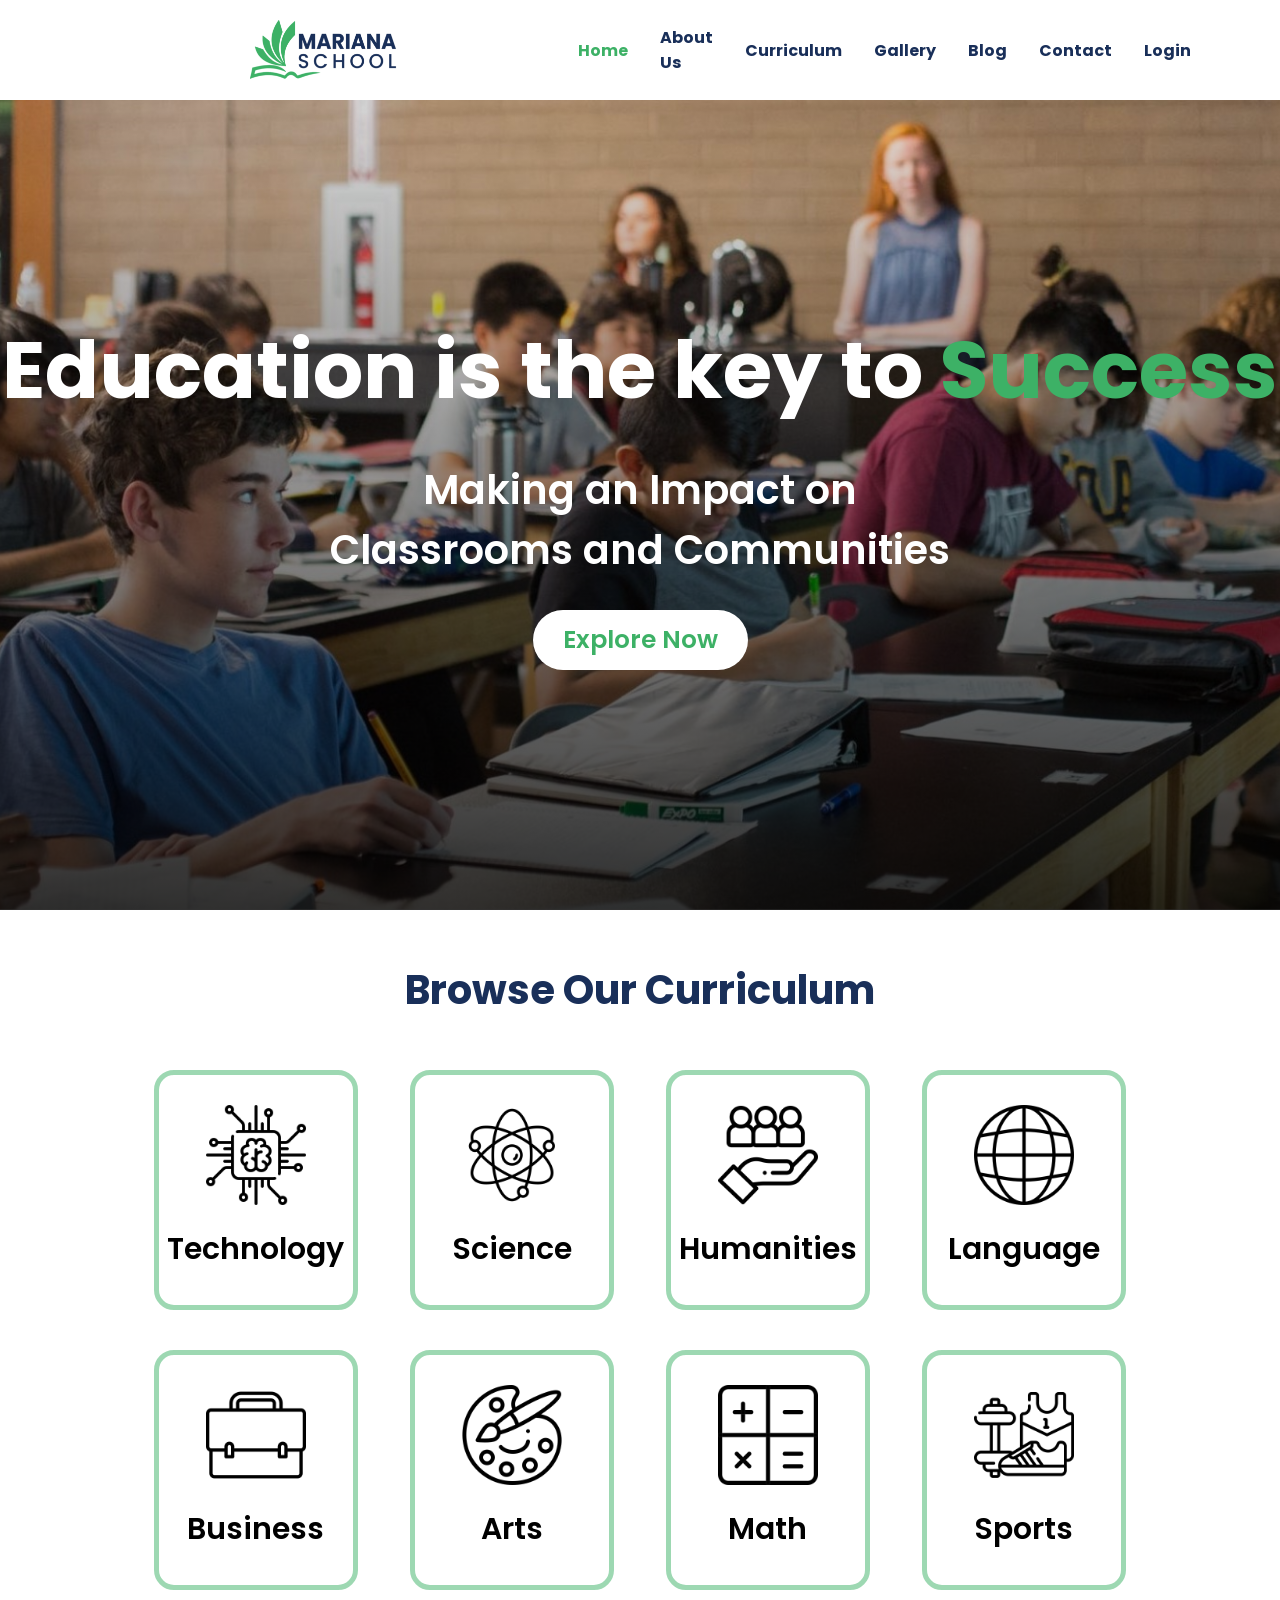
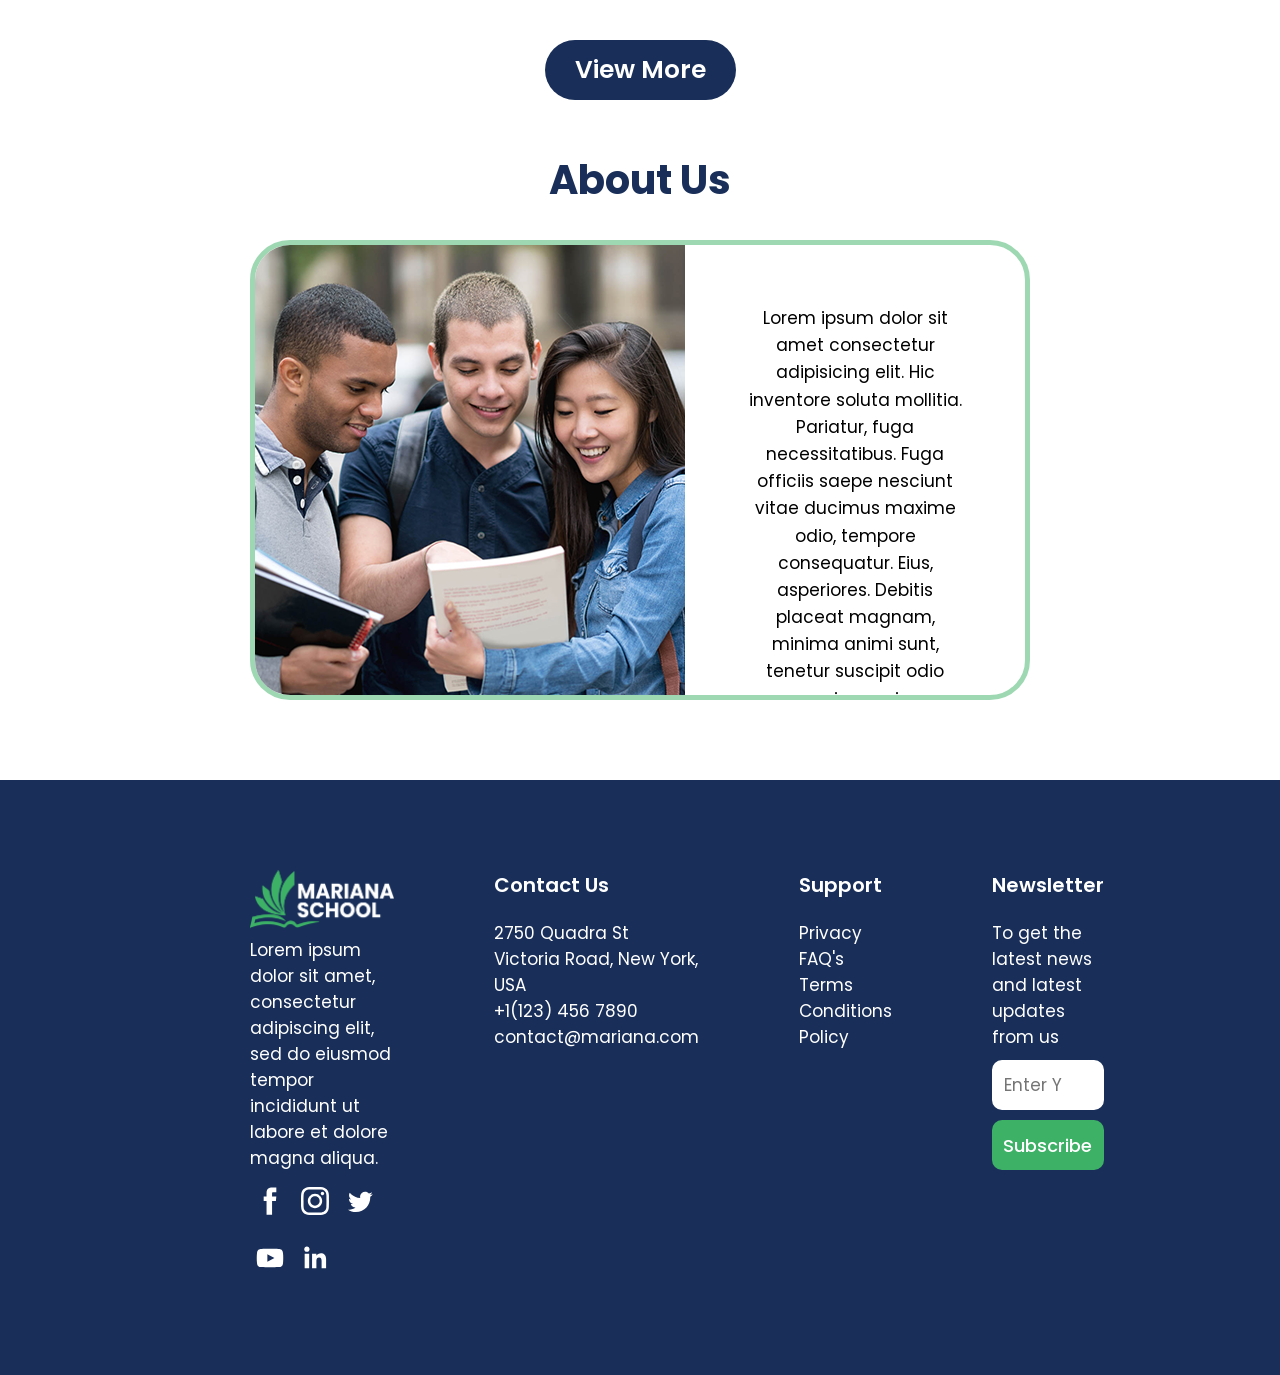
<file: Code/index.html>
<!DOCTYPE html>
<html lang="en">

<head>
    <meta charset="UTF-8">
    <meta http-equiv="X-UA-Compatible" content="IE=edge">
    <meta name="viewport" content="width=device-width, initial-scale=1.0">
    <link rel="preconnect" href="https://fonts.gstatic.com">
    <link href="https://fonts.googleapis.com/css2?family=Poppins:wght@100;200;300;400;500;600;700;800;900&display=swap"
        rel="stylesheet">
    <link rel="stylesheet" href="styles.css">
    <title>Document</title>
</head>

<body>
    <!-- Nav Bar -->

    <nav>
        <input id="nav-toggle" type="checkbox">
        <div class="logo"><img src="images/logo_navbar.png" alt="Logo">
        </div>
        <ul class="links">
            <li><a href="index.html" style="color: #3db166;">Home</a></li>
            <li><a href="about.html">About Us</a></li>
            <li><a href="">Curriculum</a></li>
            <li><a href="">Gallery</a></li>
            <li><a href="">Blog</a></li>
            <li><a href="contact.html">Contact</a></li>
            <li><a href="login.html">Login</a></li>
        </ul>
        <label for="nav-toggle" class="icon-burger">
            <div class="line"></div>
            <div class="line"></div>
            <div class="line"></div>
        </label>
    </nav>

    <!-- End of Nav Bar -->
    <!-- Hero Section -->

    <div class="img-container">
        <div class="inner-container">
            <h1 class="hero_title">Education is the key to <span>Success</span></h1>
            <p class="hero_paragraphe">Making an Impact on</br> Classrooms and Communities</p>
            <button>Explore Now</button>
        </div>
    </div>

    <!-- End of Hero Section -->
    <!-- Start of Div -->

    <div class="space_div"></div>

    <!-- End of Div -->
    <!--- Section 1 -->

    <h2 class="section_title1">Browse Our Curriculum</h2>

    <div class="container">

        <div class="box">
            <center><img class="box_img" src="icons/chip.png" alt="#"></center>
            <center>
                <h3 class="box_txt">Technology</h3>
            </center>
        </div>

        <div class="box">
            <center><img class="box_img" src="icons/science.png" alt="#"></center>

            <center>
                <h3 class="box_txt">Science</h3>
            </center>
        </div>
        <div class="box">
            <center><img class="box_img" src="icons/Humanity.png" alt="#"></center>
            <center>
                <h3 class="box_txt">Humanities</h3>
            </center>
        </div>

        <div class="box">
            <center><img class="box_img" src="icons/language.png" alt="#"></center>
            <center>
                <h3 class="box_txt">Language</h3>
            </center>
        </div>

        <div class="box">
            <center><img class="box_img" src="icons/business.png" alt="#"></center>
            <center>
                <h3 class="box_txt">Business</h3>
            </center>
        </div>

        <div class="box">
            <center><img class="box_img" src="icons/art.png" alt="#"></center>
            <center>
                <h3 class="box_txt">Arts</h3>
            </center>
        </div>

        <div class="box">
            <center><img class="box_img" src="icons/math.png" alt="#"></center>
            <center>
                <h3 class="box_txt">Math</h3>
            </center>
        </div>

        <div class="box">
            <center><img class="box_img" src="icons/sport.png" alt="#"></center>
            <center>
                <h3 class="box_txt">Sports</h3>
            </center>
        </div>
    </div>

    <div class="view_more_btn">
        <button>View More</button>
    </div>

    <!-- End of Section 1 -->
    <!-- Start of Div -->

    <div class="space_div"></div>

    <!-- End of Div -->
    <!-- Section 2 About us -->

    <h2 class="section_title1">About Us</h2>

    <div class="container_about_us">
        <div class="img">
            <img src="images/home-about.png" alt="about_us">
        </div>
        <div class="txt">
            <p class="txt_para">Lorem ipsum dolor sit amet consectetur adipisicing elit. Hic inventore soluta mollitia.
                Pariatur, fuga necessitatibus. Fuga officiis saepe nesciunt vitae ducimus maxime odio, tempore
                consequatur. Eius, asperiores. Debitis placeat magnam, minima
                animi sunt, tenetur suscipit odio aperiam enim praesentium modi possimus velit nobis dolorem in dolore
                optio commodi dolores eveniet nesciunt incidunt, explicabo consequuntur facilis. Quas exercitationem
                error laborum labore! Modi vel
                veritatis hic voluptatibus accusamus deleniti expedita repellat, neque porro culpa non sint temporibus
                sit placeat, ex soluta ea quae magnam quia mollitia, minus asperiores corrupti? Assumenda ipsam
                consequuntur autem voluptate? In autem
                magnam quibusdam at molestias facere nihil libero quasi vitae et, iure, quos repellat nulla suscipit
                aliquid corporis temporibus fugiat enim quo? Repellat omnis perferendis esse blanditiis tenetur optio
                vitae quae. Maiores harum error
                numquam vitae alias architecto a optio, totam quod perspiciatis dolorem itaque mollitia fugit porro,
                soluta, iusto facere esse ratione debitis dignissimos non molestias fugiat sed! Neque molestias eligendi
                cumque itaque vel. Quibusdam,
                consequatur!
            </p>
        </div>
    </div>
    <!-- End of Section 2 About us -->
    <!-- Start of Div -->

    <div class="space_div"></div>

    <!-- End of Div -->
    <!-- Footer-->
    
    <footer>
        <div class="col1">
            <img src="images/logo_footer.png" alt="Mariana School Logo">
            <p>Lorem ipsum dolor sit amet, consectetur adipiscing elit, sed do eiusmod tempor incididunt ut labore
                et dolore magna
                aliqua.</p>
            <span class="icon-span">
                <svg class="facebook" viewBox="0 0 512 512">
                    <path class="icon"
                        d="M211.9 197.4h-36.7v59.9h36.7V433.1h70.5V256.5h49.2l5.2-59.1h-54.4c0 0 0-22.1 0-33.7 0-13.9 2.8-19.5 16.3-19.5 10.9 0 38.2 0 38.2 0V82.9c0 0-40.2 0-48.8 0 -52.5 0-76.1 23.1-76.1 67.3C211.9 188.8 211.9 197.4 211.9 197.4z" />
                </svg>
                <svg class="instagram" viewBox="0 0 512 512">
                    <g class="icon">
                        <path
                            d="M256 109.3c47.8 0 53.4 0.2 72.3 1 17.4 0.8 26.9 3.7 33.2 6.2 8.4 3.2 14.3 7.1 20.6 13.4 6.3 6.3 10.1 12.2 13.4 20.6 2.5 6.3 5.4 15.8 6.2 33.2 0.9 18.9 1 24.5 1 72.3s-0.2 53.4-1 72.3c-0.8 17.4-3.7 26.9-6.2 33.2 -3.2 8.4-7.1 14.3-13.4 20.6 -6.3 6.3-12.2 10.1-20.6 13.4 -6.3 2.5-15.8 5.4-33.2 6.2 -18.9 0.9-24.5 1-72.3 1s-53.4-0.2-72.3-1c-17.4-0.8-26.9-3.7-33.2-6.2 -8.4-3.2-14.3-7.1-20.6-13.4 -6.3-6.3-10.1-12.2-13.4-20.6 -2.5-6.3-5.4-15.8-6.2-33.2 -0.9-18.9-1-24.5-1-72.3s0.2-53.4 1-72.3c0.8-17.4 3.7-26.9 6.2-33.2 3.2-8.4 7.1-14.3 13.4-20.6 6.3-6.3 12.2-10.1 20.6-13.4 6.3-2.5 15.8-5.4 33.2-6.2C202.6 109.5 208.2 109.3 256 109.3M256 77.1c-48.6 0-54.7 0.2-73.8 1.1 -19 0.9-32.1 3.9-43.4 8.3 -11.8 4.6-21.7 10.7-31.7 20.6 -9.9 9.9-16.1 19.9-20.6 31.7 -4.4 11.4-7.4 24.4-8.3 43.4 -0.9 19.1-1.1 25.2-1.1 73.8 0 48.6 0.2 54.7 1.1 73.8 0.9 19 3.9 32.1 8.3 43.4 4.6 11.8 10.7 21.7 20.6 31.7 9.9 9.9 19.9 16.1 31.7 20.6 11.4 4.4 24.4 7.4 43.4 8.3 19.1 0.9 25.2 1.1 73.8 1.1s54.7-0.2 73.8-1.1c19-0.9 32.1-3.9 43.4-8.3 11.8-4.6 21.7-10.7 31.7-20.6 9.9-9.9 16.1-19.9 20.6-31.7 4.4-11.4 7.4-24.4 8.3-43.4 0.9-19.1 1.1-25.2 1.1-73.8s-0.2-54.7-1.1-73.8c-0.9-19-3.9-32.1-8.3-43.4 -4.6-11.8-10.7-21.7-20.6-31.7 -9.9-9.9-19.9-16.1-31.7-20.6 -11.4-4.4-24.4-7.4-43.4-8.3C310.7 77.3 304.6 77.1 256 77.1L256 77.1z" />
                        <path
                            d="M256 164.1c-50.7 0-91.9 41.1-91.9 91.9s41.1 91.9 91.9 91.9 91.9-41.1 91.9-91.9S306.7 164.1 256 164.1zM256 315.6c-32.9 0-59.6-26.7-59.6-59.6s26.7-59.6 59.6-59.6 59.6 26.7 59.6 59.6S288.9 315.6 256 315.6z" />
                        <circle cx="351.5" cy="160.5" r="21.5" />
                    </g>
                </svg>
                <svg class="twitter" viewBox="0 0 512 512">
                    <path class="icon"
                        d="M419.6 168.6c-11.7 5.2-24.2 8.7-37.4 10.2 13.4-8.1 23.8-20.8 28.6-36 -12.6 7.5-26.5 12.9-41.3 15.8 -11.9-12.6-28.8-20.6-47.5-20.6 -42 0-72.9 39.2-63.4 79.9 -54.1-2.7-102.1-28.6-134.2-68 -17 29.2-8.8 67.5 20.1 86.9 -10.7-0.3-20.7-3.3-29.5-8.1 -0.7 30.2 20.9 58.4 52.2 64.6 -9.2 2.5-19.2 3.1-29.4 1.1 8.3 25.9 32.3 44.7 60.8 45.2 -27.4 21.4-61.8 31-96.4 27 28.8 18.5 63 29.2 99.8 29.2 120.8 0 189.1-102.1 185-193.6C399.9 193.1 410.9 181.7 419.6 168.6z" />
                </svg>
                <svg class="youtube" viewBox="0 0 512 512">
                    <path class="icon"
                        d="M422.6 193.6c-5.3-45.3-23.3-51.6-59-54 -50.8-3.5-164.3-3.5-215.1 0 -35.7 2.4-53.7 8.7-59 54 -4 33.6-4 91.1 0 124.8 5.3 45.3 23.3 51.6 59 54 50.9 3.5 164.3 3.5 215.1 0 35.7-2.4 53.7-8.7 59-54C426.6 284.8 426.6 227.3 422.6 193.6zM222.2 303.4v-94.6l90.7 47.3L222.2 303.4z" />
                </svg>
                <svg class="linkedin" viewBox="0 0 512 512">
                    <path class="icon"
                        d="M186.4 142.4c0 19-15.3 34.5-34.2 34.5 -18.9 0-34.2-15.4-34.2-34.5 0-19 15.3-34.5 34.2-34.5C171.1 107.9 186.4 123.4 186.4 142.4zM181.4 201.3h-57.8V388.1h57.8V201.3zM273.8 201.3h-55.4V388.1h55.4c0 0 0-69.3 0-98 0-26.3 12.1-41.9 35.2-41.9 21.3 0 31.5 15 31.5 41.9 0 26.9 0 98 0 98h57.5c0 0 0-68.2 0-118.3 0-50-28.3-74.2-68-74.2 -39.6 0-56.3 30.9-56.3 30.9v-25.2H273.8z" />
                </svg>
            </span>
        </div>
        <div class="col2">
            <ul>
                <li class="footer-header">Contact Us</li>
                <li>2750 Quadra St Victoria Road, New York, USA</li>
                <li>+1(123) 456 7890</li>
                <li>contact@mariana.com</li>
            </ul>
        </div>
        <div class="col3">
            <ul>
                <li class="footer-header">Support</li>
                <li>Privacy</li>
                <li>FAQ's</li>
                <li>Terms</li>
                <li>Conditions</li>
                <li>Policy</li>
            </ul>
        </div>
        <div class="col4">
            <ul>
                <li class="footer-header">Newsletter</li>
                <li>To get the latest news and latest updates from us</li>
                <li>
                    <form action="">
                        <input type="text" id="newsletter-email" placeholder="Enter Your Email">
                        <div class="input-margin"></div>
                        <button>Subscribe</button>
                </li>
            </ul>
        </div>
    </footer>
    
    <!-- End Footer-->
</body>

</html>
</file>
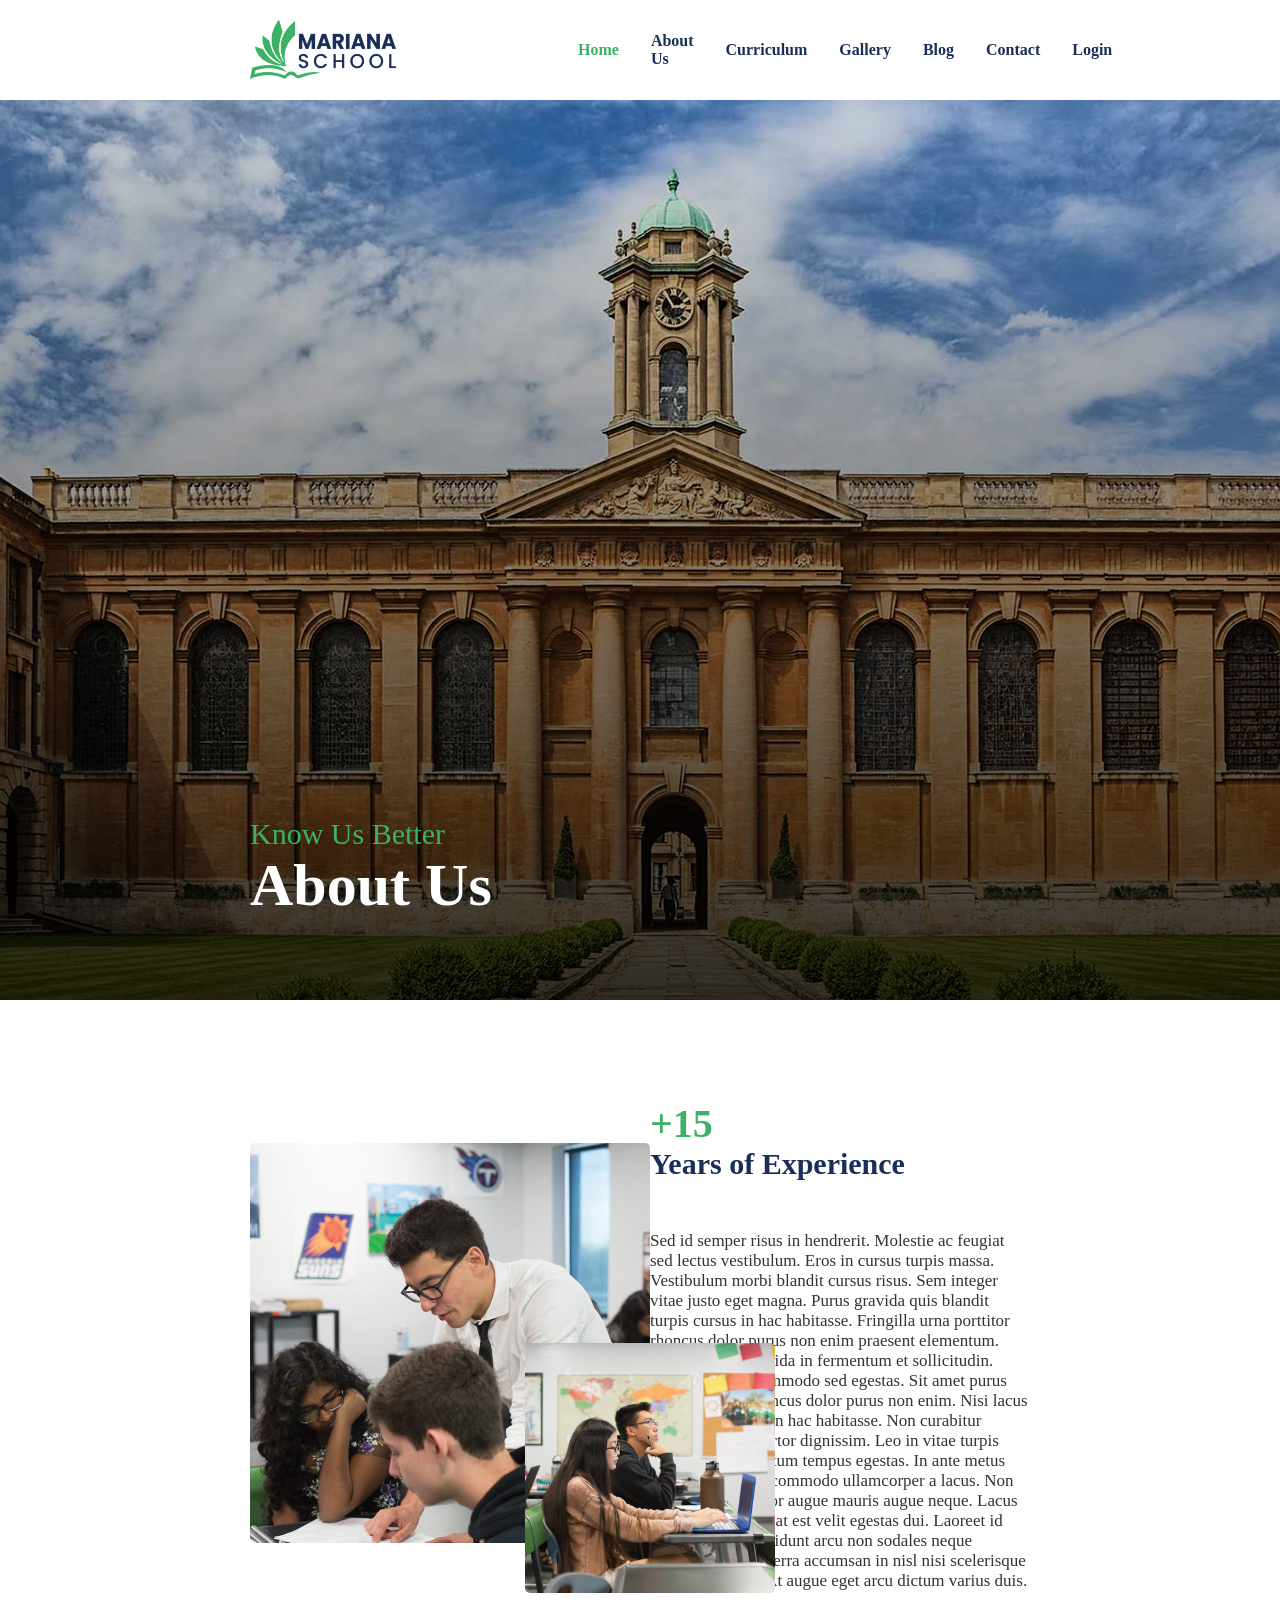
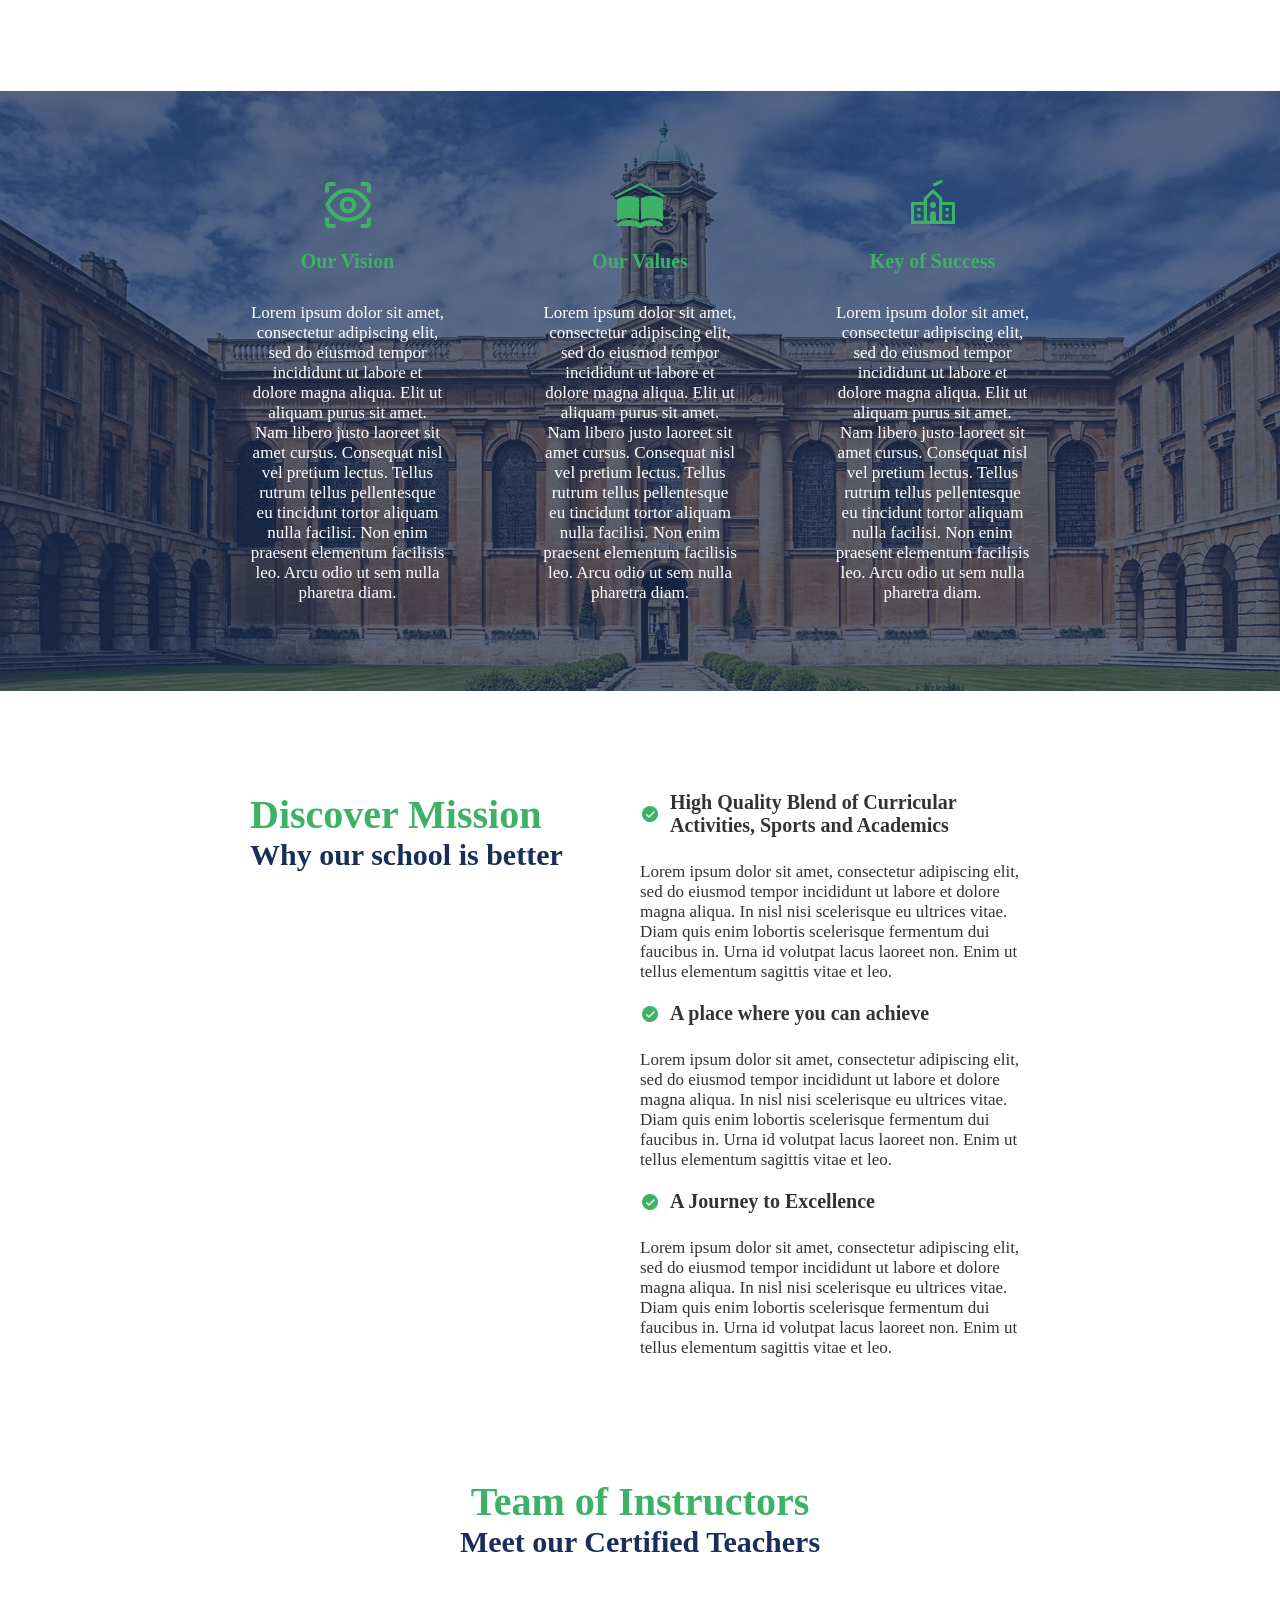
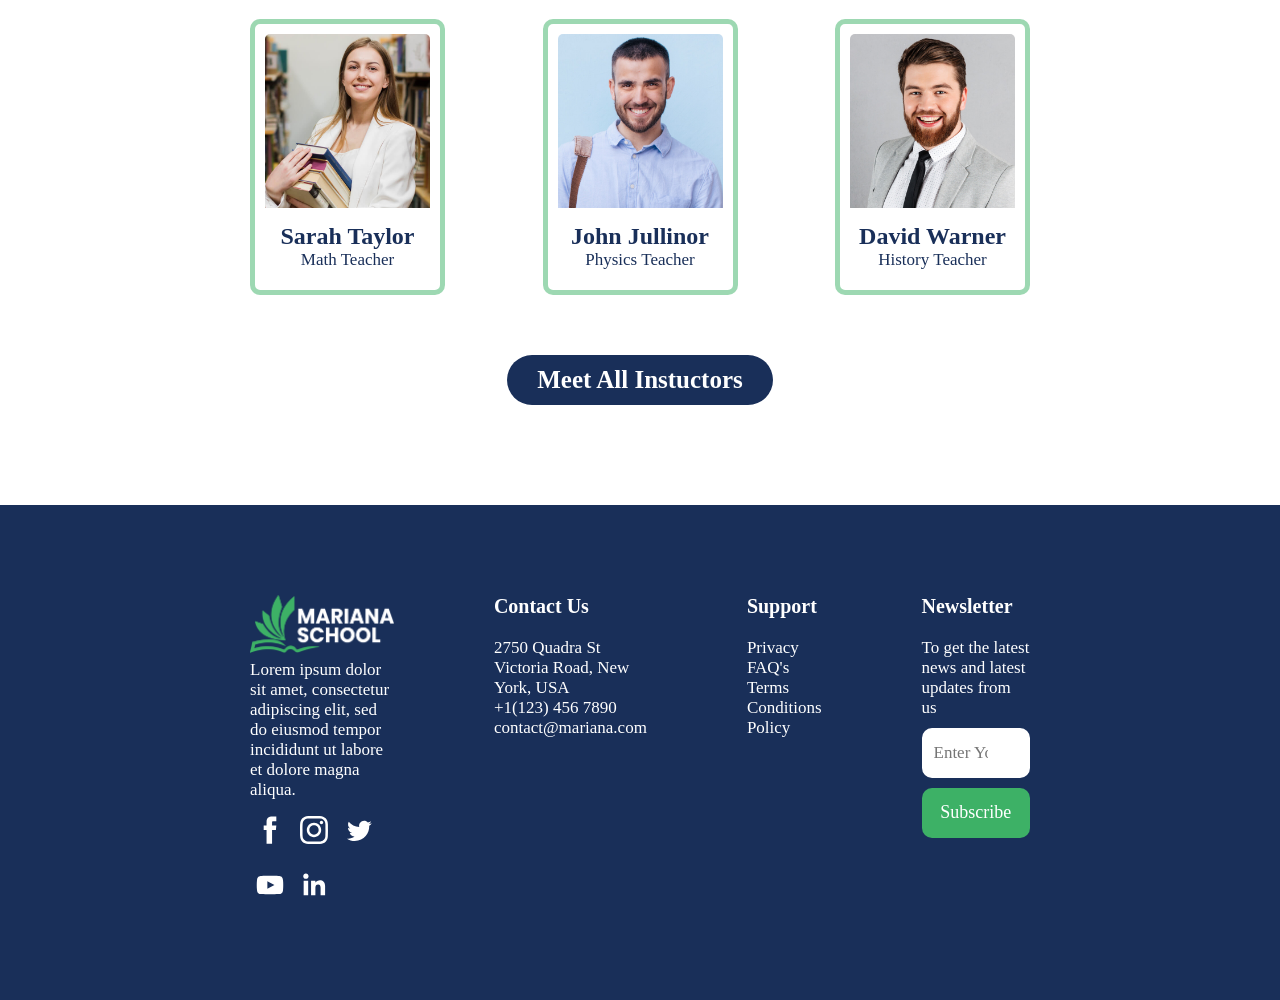
<file: Code/about.html>
<!DOCTYPE html>
<html>

<head>
    <meta charset='utf-8'>
    <meta http-equiv='X-UA-Compatible' content='IE=edge'>
    <title>Login</title>
    <meta name='viewport' content='width=device-width, initial-scale=1'>
    <link rel='stylesheet' type='text/css' media='screen' href='styles.css'>
    <script src='main.js'></script>
</head>

<body>
    <!-- Nav Bar -->

    <nav>
        <input id="nav-toggle" type="checkbox">
        <div class="logo"><img src="images/logo_navbar.png" alt="Logo">
        </div>
        <ul class="links">
            <li><a href="index.php" style="color: #3db166;">Home</a></li>
            <li><a href="about.html">About Us</a></li>
            <li><a href="">Curriculum</a></li>
            <li><a href="">Gallery</a></li>
            <li><a href="">Blog</a></li>
            <li><a href="contact.html">Contact</a></li>
            <li><a href="login.php">Login</a></li>
        </ul>
        <label for="nav-toggle" class="icon-burger">
            <div class="line"></div>
            <div class="line"></div>
            <div class="line"></div>
        </label>
    </nav>

    <!-- End of Nav Bar -->
    <!-- Contact Header -->

    <div class="about-header">
        <div class="page-title">
            <span>Know Us Better</span>
            <h3>About Us</h3>
        </div>
    </div>

    <!-- End of Contact Header -->
    <!-- Contact Info -->

    <div class="about-sec-1">
        <div class="about-img">
            <img class="back-img" src="images/about-img-big.jpg" alt="Class of students">
            <img class="front-img" src="images/about-img-small.jpg" alt="Class of students">
        </div>
        <div class="experience">
            <span>+15</span>
            <h3>Years of Experience</h3>
            <p>Sed id semper risus in hendrerit. Molestie ac feugiat sed lectus vestibulum. Eros in cursus turpis massa. Vestibulum morbi blandit cursus risus. Sem integer vitae justo eget magna. Purus gravida quis blandit turpis cursus in hac habitasse.
                Fringilla urna porttitor rhoncus dolor purus non enim praesent elementum. Augue neque gravida in fermentum et sollicitudin. Diam volutpat commodo sed egestas. Sit amet purus gravida quis. Rhoncus dolor purus non enim. Nisi lacus sed viverra
                tellus in hac habitasse. Non curabitur gravida arcu ac tortor dignissim. Leo in vitae turpis massa sed elementum tempus egestas. In ante metus dictum at tempor commodo ullamcorper a lacus. Non tellus orci ac auctor augue mauris augue neque.
                Lacus vel facilisis volutpat est velit egestas dui. Laoreet id donec ultrices tincidunt arcu non sodales neque sodales. Purus viverra accumsan in nisl nisi scelerisque eu ultrices vitae. At augue eget arcu dictum varius duis.</p>
        </div>
    </div>

    <div class="about-sec-2">
        <div class="about-elements">
            <div class="about-elem-box">
                <img src="icons/vision-icon.png" alt="Vision icon">
                <span>Our Vision</span>
                <p>Lorem ipsum dolor sit amet, consectetur adipiscing elit, sed do eiusmod tempor incididunt ut labore et dolore magna aliqua. Elit ut aliquam purus sit amet. Nam libero justo laoreet sit amet cursus. Consequat nisl vel pretium lectus. Tellus
                    rutrum tellus pellentesque eu tincidunt tortor aliquam nulla facilisi. Non enim praesent elementum facilisis leo. Arcu odio ut sem nulla pharetra diam.</p>
            </div>
            <div class="about-elem-box">
                <img src="icons/book-icon.png" alt="School icon">
                <span>Our Values</span>
                <p>Lorem ipsum dolor sit amet, consectetur adipiscing elit, sed do eiusmod tempor incididunt ut labore et dolore magna aliqua. Elit ut aliquam purus sit amet. Nam libero justo laoreet sit amet cursus. Consequat nisl vel pretium lectus. Tellus
                    rutrum tellus pellentesque eu tincidunt tortor aliquam nulla facilisi. Non enim praesent elementum facilisis leo. Arcu odio ut sem nulla pharetra diam.</p>
            </div>
            <div class="about-elem-box">
                <img src="icons/school-icon.png" alt="">
                <span>Key of Success</span>
                <p>Lorem ipsum dolor sit amet, consectetur adipiscing elit, sed do eiusmod tempor incididunt ut labore et dolore magna aliqua. Elit ut aliquam purus sit amet. Nam libero justo laoreet sit amet cursus. Consequat nisl vel pretium lectus. Tellus
                    rutrum tellus pellentesque eu tincidunt tortor aliquam nulla facilisi. Non enim praesent elementum facilisis leo. Arcu odio ut sem nulla pharetra diam.</p>
            </div>
        </div>
    </div>

    <div class="about-sec-3">
        <div class="sec-title">
            <span>Discover Mission</span>
            <h3>Why our school is better</h3>
        </div>
        <div class="mission">
            <div class="miss-row">
                <span><img src="icons/save-popup.png" alt="Checkmark icon">High Quality Blend of Curricular Activities,
                    Sports and Academics</span>
                <p>Lorem ipsum dolor sit amet, consectetur adipiscing elit, sed do eiusmod tempor incididunt ut labore et dolore magna aliqua. In nisl nisi scelerisque eu ultrices vitae. Diam quis enim lobortis scelerisque fermentum dui faucibus in. Urna
                    id volutpat lacus laoreet non. Enim ut tellus elementum sagittis vitae et leo.</p>
            </div>
            <div class="miss-row">
                <span><img src="icons/save-popup.png" alt="Checkmark icon">A place where you can achieve</span>
                <p>Lorem ipsum dolor sit amet, consectetur adipiscing elit, sed do eiusmod tempor incididunt ut labore et dolore magna aliqua. In nisl nisi scelerisque eu ultrices vitae. Diam quis enim lobortis scelerisque fermentum dui faucibus in. Urna
                    id volutpat lacus laoreet non. Enim ut tellus elementum sagittis vitae et leo.</p>
            </div>
            <div class="miss-row">
                <span><img src="icons/save-popup.png" alt="Checkmark icon">A Journey to Excellence</span>
                <p>Lorem ipsum dolor sit amet, consectetur adipiscing elit, sed do eiusmod tempor incididunt ut labore et dolore magna aliqua. In nisl nisi scelerisque eu ultrices vitae. Diam quis enim lobortis scelerisque fermentum dui faucibus in. Urna
                    id volutpat lacus laoreet non. Enim ut tellus elementum sagittis vitae et leo.</p>
            </div>
        </div>

    </div>

    <div class="about-sec-4">
        <div class="sec-title">
            <span>Team of Instructors</span>
            <h3>Meet our Certified Teachers</h3>
        </div>
        <div class="instructors">
            <div class="instructor-col">
                <img src="images/teacher_1.jpg" alt="Math Teacher">
                <span>Sarah Taylor</span>
                <p>Math Teacher</p>
            </div>
            <div class="instructor-col">
                <img src="images/teacher_2.jpg" alt="Physics Teacher">
                <span>John Jullinor</span>
                <p>Physics Teacher</p>
            </div>
            <div class="instructor-col">
                <img src="images/teacher_3.jpg" alt="History Teacher">
                <span>David Warner</span>
                <p>History Teacher</p>
            </div>
        </div>
        <button>Meet All Instuctors</button>
    </div>

    <!-- End of Contact Info -->
    <!-- Footer-->

    <footer>
        <div class="col1">
            <img src="images/logo_footer.png" alt="Mariana School Logo">
            <p>Lorem ipsum dolor sit amet, consectetur adipiscing elit, sed do eiusmod tempor incididunt ut labore et dolore magna aliqua.
            </p>
            <span class="icon-span">
                <svg class="facebook" viewBox="0 0 512 512">
                    <path class="icon"
                        d="M211.9 197.4h-36.7v59.9h36.7V433.1h70.5V256.5h49.2l5.2-59.1h-54.4c0 0 0-22.1 0-33.7 0-13.9 2.8-19.5 16.3-19.5 10.9 0 38.2 0 38.2 0V82.9c0 0-40.2 0-48.8 0 -52.5 0-76.1 23.1-76.1 67.3C211.9 188.8 211.9 197.4 211.9 197.4z" />
                </svg>
                <svg class="instagram" viewBox="0 0 512 512">
                    <g class="icon">
                        <path
                            d="M256 109.3c47.8 0 53.4 0.2 72.3 1 17.4 0.8 26.9 3.7 33.2 6.2 8.4 3.2 14.3 7.1 20.6 13.4 6.3 6.3 10.1 12.2 13.4 20.6 2.5 6.3 5.4 15.8 6.2 33.2 0.9 18.9 1 24.5 1 72.3s-0.2 53.4-1 72.3c-0.8 17.4-3.7 26.9-6.2 33.2 -3.2 8.4-7.1 14.3-13.4 20.6 -6.3 6.3-12.2 10.1-20.6 13.4 -6.3 2.5-15.8 5.4-33.2 6.2 -18.9 0.9-24.5 1-72.3 1s-53.4-0.2-72.3-1c-17.4-0.8-26.9-3.7-33.2-6.2 -8.4-3.2-14.3-7.1-20.6-13.4 -6.3-6.3-10.1-12.2-13.4-20.6 -2.5-6.3-5.4-15.8-6.2-33.2 -0.9-18.9-1-24.5-1-72.3s0.2-53.4 1-72.3c0.8-17.4 3.7-26.9 6.2-33.2 3.2-8.4 7.1-14.3 13.4-20.6 6.3-6.3 12.2-10.1 20.6-13.4 6.3-2.5 15.8-5.4 33.2-6.2C202.6 109.5 208.2 109.3 256 109.3M256 77.1c-48.6 0-54.7 0.2-73.8 1.1 -19 0.9-32.1 3.9-43.4 8.3 -11.8 4.6-21.7 10.7-31.7 20.6 -9.9 9.9-16.1 19.9-20.6 31.7 -4.4 11.4-7.4 24.4-8.3 43.4 -0.9 19.1-1.1 25.2-1.1 73.8 0 48.6 0.2 54.7 1.1 73.8 0.9 19 3.9 32.1 8.3 43.4 4.6 11.8 10.7 21.7 20.6 31.7 9.9 9.9 19.9 16.1 31.7 20.6 11.4 4.4 24.4 7.4 43.4 8.3 19.1 0.9 25.2 1.1 73.8 1.1s54.7-0.2 73.8-1.1c19-0.9 32.1-3.9 43.4-8.3 11.8-4.6 21.7-10.7 31.7-20.6 9.9-9.9 16.1-19.9 20.6-31.7 4.4-11.4 7.4-24.4 8.3-43.4 0.9-19.1 1.1-25.2 1.1-73.8s-0.2-54.7-1.1-73.8c-0.9-19-3.9-32.1-8.3-43.4 -4.6-11.8-10.7-21.7-20.6-31.7 -9.9-9.9-19.9-16.1-31.7-20.6 -11.4-4.4-24.4-7.4-43.4-8.3C310.7 77.3 304.6 77.1 256 77.1L256 77.1z" />
                        <path
                            d="M256 164.1c-50.7 0-91.9 41.1-91.9 91.9s41.1 91.9 91.9 91.9 91.9-41.1 91.9-91.9S306.7 164.1 256 164.1zM256 315.6c-32.9 0-59.6-26.7-59.6-59.6s26.7-59.6 59.6-59.6 59.6 26.7 59.6 59.6S288.9 315.6 256 315.6z" />
                        <circle cx="351.5" cy="160.5" r="21.5" />
                    </g>
                </svg>
                <svg class="twitter" viewBox="0 0 512 512">
                    <path class="icon"
                        d="M419.6 168.6c-11.7 5.2-24.2 8.7-37.4 10.2 13.4-8.1 23.8-20.8 28.6-36 -12.6 7.5-26.5 12.9-41.3 15.8 -11.9-12.6-28.8-20.6-47.5-20.6 -42 0-72.9 39.2-63.4 79.9 -54.1-2.7-102.1-28.6-134.2-68 -17 29.2-8.8 67.5 20.1 86.9 -10.7-0.3-20.7-3.3-29.5-8.1 -0.7 30.2 20.9 58.4 52.2 64.6 -9.2 2.5-19.2 3.1-29.4 1.1 8.3 25.9 32.3 44.7 60.8 45.2 -27.4 21.4-61.8 31-96.4 27 28.8 18.5 63 29.2 99.8 29.2 120.8 0 189.1-102.1 185-193.6C399.9 193.1 410.9 181.7 419.6 168.6z" />
                </svg>
                <svg class="youtube" viewBox="0 0 512 512">
                    <path class="icon"
                        d="M422.6 193.6c-5.3-45.3-23.3-51.6-59-54 -50.8-3.5-164.3-3.5-215.1 0 -35.7 2.4-53.7 8.7-59 54 -4 33.6-4 91.1 0 124.8 5.3 45.3 23.3 51.6 59 54 50.9 3.5 164.3 3.5 215.1 0 35.7-2.4 53.7-8.7 59-54C426.6 284.8 426.6 227.3 422.6 193.6zM222.2 303.4v-94.6l90.7 47.3L222.2 303.4z" />
                </svg>
                <svg class="linkedin" viewBox="0 0 512 512">
                    <path class="icon"
                        d="M186.4 142.4c0 19-15.3 34.5-34.2 34.5 -18.9 0-34.2-15.4-34.2-34.5 0-19 15.3-34.5 34.2-34.5C171.1 107.9 186.4 123.4 186.4 142.4zM181.4 201.3h-57.8V388.1h57.8V201.3zM273.8 201.3h-55.4V388.1h55.4c0 0 0-69.3 0-98 0-26.3 12.1-41.9 35.2-41.9 21.3 0 31.5 15 31.5 41.9 0 26.9 0 98 0 98h57.5c0 0 0-68.2 0-118.3 0-50-28.3-74.2-68-74.2 -39.6 0-56.3 30.9-56.3 30.9v-25.2H273.8z" />
                </svg>
            </span>
        </div>
        <div class="col2">
            <ul>
                <li class="footer-header">Contact Us</li>
                <li>2750 Quadra St Victoria Road, New York, USA</li>
                <li>+1(123) 456 7890</li>
                <li>contact@mariana.com</li>
            </ul>
        </div>
        <div class="col3">
            <ul>
                <li class="footer-header">Support</li>
                <li>Privacy</li>
                <li>FAQ's</li>
                <li>Terms</li>
                <li>Conditions</li>
                <li>Policy</li>
            </ul>
        </div>
        <div class="col4">
            <ul>
                <li class="footer-header">Newsletter</li>
                <li>To get the latest news and latest updates from us</li>
                <li>
                    <form action="">
                        <input type="text" id="newsletter-email" placeholder="Enter Your Email">
                        <div class="input-margin"></div>
                        <button>Subscribe</button>
                </li>
            </ul>
        </div>
    </footer>

    <!-- End Footer-->
</body>

</html>
</file>
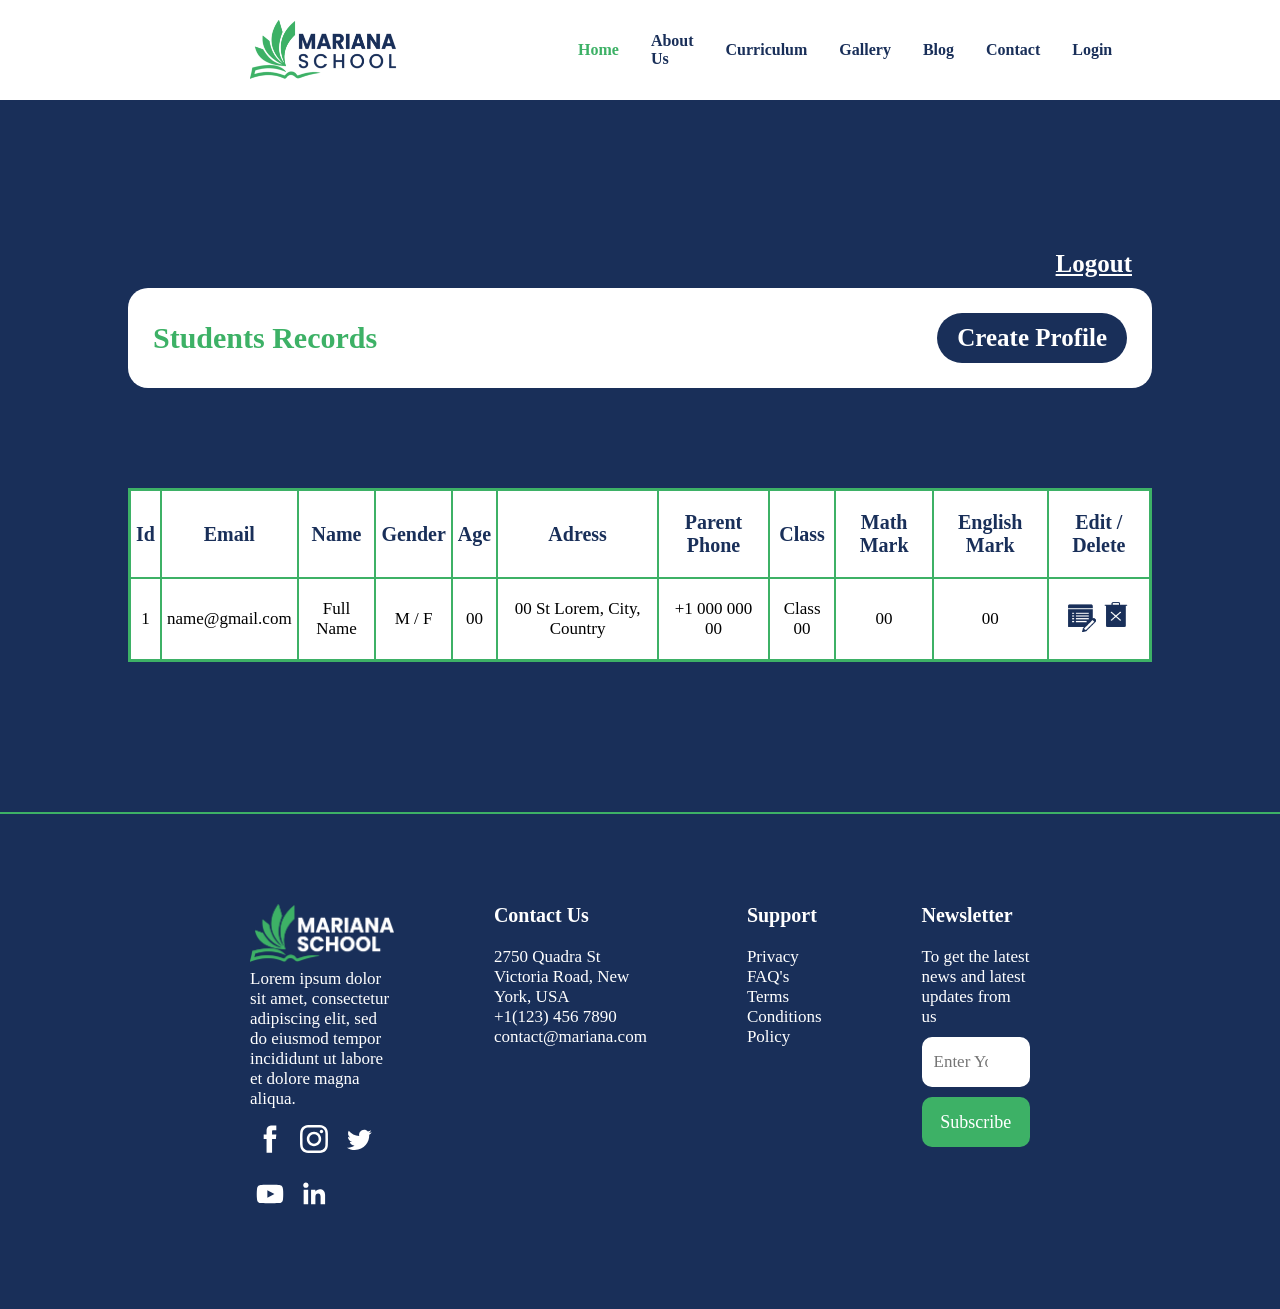
<file: Code/admin-profile.html>
<!DOCTYPE html>
<html>

<head>
    <meta charset='utf-8'>
    <meta http-equiv='X-UA-Compatible' content='IE=edge'>
    <title>Profile</title>
    <meta name='viewport' content='width=device-width, initial-scale=1'>
    <link rel='stylesheet' type='text/css' media='screen' href='styles.css'>
    <script src='main.js'></script>
</head>

<body>
    <!-- Nav Bar -->

    <nav>
        <input id="nav-toggle" type="checkbox">
        <div class="logo"><img src="images/logo_navbar.png" alt="Logo">
        </div>
        <ul class="links">
            <li><a href="index.html" style="color: #3db166;">Home</a></li>
            <li><a href="about.html">About Us</a></li>
            <li><a href="">Curriculum</a></li>
            <li><a href="">Gallery</a></li>
            <li><a href="">Blog</a></li>
            <li><a href="contact.html">Contact</a></li>
            <li><a href="login.html">Login</a></li>
        </ul>
        <label for="nav-toggle" class="icon-burger">
            <div class="line"></div>
            <div class="line"></div>
            <div class="line"></div>
        </label>
    </nav>

    <!-- End of Nav Bar -->

    <div class="admin-background">
        <!-- Admin Profile -->
        <div class="admin-profile">
            <div class="logout"><a href="#">Logout</a></div>

            <div class="admin-bar">
                <p>Students Records</p>
                <a href="#fill-form"><button>Create Profile</button></a>
            </div>
            <table>
                <tr>
                    <th>Id</th>
                    <th class="hidden-col">Email</th>
                    <th>Name</th>
                    <th>Gender</th>
                    <th class="hidden-col">Age</th>
                    <th class="hidden-col">Adress</th>
                    <th class="hidden-col">Parent Phone</th>
                    <th class="hidden-col">Class</th>
                    <th class="hidden-col">Math Mark</th>
                    <th class="hidden-col">English Mark</th>
                    <th>Edit / Delete</th>
                </tr>
                <tr>
                    <td>1</td>
                    <td class="hidden-col">name@gmail.com</td>
                    <td>Full Name</td>
                    <td>M / F</td>
                    <td class="hidden-col">00</td>
                    <td class="hidden-col">00 St Lorem, City, Country</td>
                    <td class="hidden-col">+1 000 000 00</td>
                    <td class="hidden-col">Class 00</td>
                    <td class="hidden-col">00</td>
                    <td class="hidden-col">00</td>
                    <td><span>
                            <a href="#fill-form"><img src="icons/edit-icon.png" alt="Edit profile icon"></a>
                            <a href="#delete-profile"><img src="icons/delete-icon.png" alt="Delete profile icon"></a>
                        </span></td>
                </tr>
            </table>
        </div>

        <!-- End Admin Profile -->
    </div>
    <!-- Create & Edit Student Profile Popup -->

    <div id="fill-form" class="popup-bg">
        <div class="create-edit-popup">
            <a class="close" href="#" class="">Close</a>
            <form action="" autocomplete="off">
                <div class="input-row">
                    <input class="std-form" type="text" id="std-email" placeholder="Email" onkeyup="emailValidation()">
                        <img id="email-invalid" src="icons/invalid-icon.png" alt="invalid icon">
                        <img id="email-valid" src="icons/save-popup.png" alt="valid icon">
                </div>
                <div class="input-row">
                    <input class="std-form" type="text" id="std-password" placeholder="Password" onkeyup="passwordValidation()">
                    <img id="password-invalid" src="icons/invalid-icon.png" alt="invalid icon">
                    <img id="password-valid" src="icons/save-popup.png" alt="valid icon">
                </div>
                <div class="input-row">
                    <input class="std-form" type="text" id="std-name" placeholder="Name" onkeyup="nameValidation()">
                    <img id="name-invalid" src="icons/invalid-icon.png" alt="invalid icon">
                    <img id="name-valid" src="icons/save-popup.png" alt="valid icon">
                </div>
                <div class="input-row">
                    <select class="std-form" type="text" id="std-gender" placeholder="Gender" onkeyup="genderValidation()">
                        <option disabled selected>Gender</option>
                        <option class="select-gender" value="Male">Male</option>
                        <option class="select-gender" value="Female">Female</option>
                    </select>
                </div>
                <div class="input-row">
                    <input class="std-form" type="text" id="std-age" placeholder="Age" onkeyup="ageValidation()">
                    <img id="age-invalid" src="icons/invalid-icon.png" alt="invalid icon">
                    <img id="age-valid" src="icons/save-popup.png" alt="valid icon">
                </div>
                <div class="input-row">
                    <input class="std-form" type="text" id="std-adress" placeholder="Adress" onkeyup="adressValidation()">
                    <img id="adress-invalid" src="icons/invalid-icon.png" alt="invalid icon">
                    <img id="adress-valid" src="icons/save-popup.png" alt="valid icon">
                </div>
                <div class="input-row">
                    <input class="std-form" type="text" id="std-phone" placeholder="Parent Phone" onkeyup="phoneValidation()">
                    <img id="phone-invalid" src="icons/invalid-icon.png" alt="invalid icon">
                    <img id="phone-valid" src="icons/save-popup.png" alt="valid icon">
                </div>
                <div class="input-row">
                    <select class="std-form" type="text" id="std-class" placeholder="Class" onkeyup="classValidation()">
                        <option disabled selected>Class</option>
                        <option class="select-gender" value="">Class 1</option>
                        <option class="select-gender" value="">Class 2</option>
                    </select>
                </div>
                <div class="input-row">
                    <input class="std-form" type="text" id="math-mark" placeholder="Math Mark" onkeyup="mathValidation()">
                    <img id="math-invalid" src="icons/invalid-icon.png" alt="invalid icon">
                    <img id="math-valid" src="icons/save-popup.png" alt="valid icon">
                </div>
                <div class="input-row">
                    <input class="std-form" type="text" id="english-mark" placeholder="English Mark" onkeyup="englishValidation()">
                    <img id="english-invalid" src="icons/invalid-icon.png" alt="invalid icon">
                    <img id="english-valid" src="icons/save-popup.png" alt="valid icon">
                </div>
            </form>
            <a href="#save-changes"><button>Save</button></a>
        </div>

    </div>

    <!-- End of Create Student Profile Popup -->
    <!-- Create & Edit Student Profile Popup -->

    <div id="save-changes" class="popup-bg">
        <div class="modif-delete-popup">
            <img src="icons/save-popup.png" alt="Save changes icon">
            <p>Do you want to save the changes made to the profile?</p>
            <div class="choose">
                <a href="#"><button>Save</button></a>
                <a href="#"><button>Don't Save</button></a>
            </div>
        </div>
    </div>

    <!-- End of Create Student Profile Popup -->
    <!-- Delete Student Profile Popup -->

    <div id="delete-profile" class="popup-bg">
        <div class="modif-delete-popup">
            <img src="icons/delete-popup.png" alt="Save changes icon">
            <p>Are you sure you want to delete the student's profile?</p>
            <div class="choose">
                <a href="#"><button>Delete</button></a>
                <a href="#"><button>Cancel</button></a>
            </div>
        </div>
    </div>

    <!-- End of Delete Student Profile Popup -->

    <hr class="footer-hr">

    <!-- Footer-->

    <footer>
        <div class="col1">
            <img src="images/logo_footer.png" alt="Mariana School Logo">
            <p>Lorem ipsum dolor sit amet, consectetur adipiscing elit, sed do eiusmod tempor incididunt ut labore
                et dolore magna
                aliqua.</p>
            <span class="icon-span">
                <svg class="facebook" viewBox="0 0 512 512">
                    <path class="icon"
                        d="M211.9 197.4h-36.7v59.9h36.7V433.1h70.5V256.5h49.2l5.2-59.1h-54.4c0 0 0-22.1 0-33.7 0-13.9 2.8-19.5 16.3-19.5 10.9 0 38.2 0 38.2 0V82.9c0 0-40.2 0-48.8 0 -52.5 0-76.1 23.1-76.1 67.3C211.9 188.8 211.9 197.4 211.9 197.4z" />
                </svg>
                <svg class="instagram" viewBox="0 0 512 512">
                    <g class="icon">
                        <path
                            d="M256 109.3c47.8 0 53.4 0.2 72.3 1 17.4 0.8 26.9 3.7 33.2 6.2 8.4 3.2 14.3 7.1 20.6 13.4 6.3 6.3 10.1 12.2 13.4 20.6 2.5 6.3 5.4 15.8 6.2 33.2 0.9 18.9 1 24.5 1 72.3s-0.2 53.4-1 72.3c-0.8 17.4-3.7 26.9-6.2 33.2 -3.2 8.4-7.1 14.3-13.4 20.6 -6.3 6.3-12.2 10.1-20.6 13.4 -6.3 2.5-15.8 5.4-33.2 6.2 -18.9 0.9-24.5 1-72.3 1s-53.4-0.2-72.3-1c-17.4-0.8-26.9-3.7-33.2-6.2 -8.4-3.2-14.3-7.1-20.6-13.4 -6.3-6.3-10.1-12.2-13.4-20.6 -2.5-6.3-5.4-15.8-6.2-33.2 -0.9-18.9-1-24.5-1-72.3s0.2-53.4 1-72.3c0.8-17.4 3.7-26.9 6.2-33.2 3.2-8.4 7.1-14.3 13.4-20.6 6.3-6.3 12.2-10.1 20.6-13.4 6.3-2.5 15.8-5.4 33.2-6.2C202.6 109.5 208.2 109.3 256 109.3M256 77.1c-48.6 0-54.7 0.2-73.8 1.1 -19 0.9-32.1 3.9-43.4 8.3 -11.8 4.6-21.7 10.7-31.7 20.6 -9.9 9.9-16.1 19.9-20.6 31.7 -4.4 11.4-7.4 24.4-8.3 43.4 -0.9 19.1-1.1 25.2-1.1 73.8 0 48.6 0.2 54.7 1.1 73.8 0.9 19 3.9 32.1 8.3 43.4 4.6 11.8 10.7 21.7 20.6 31.7 9.9 9.9 19.9 16.1 31.7 20.6 11.4 4.4 24.4 7.4 43.4 8.3 19.1 0.9 25.2 1.1 73.8 1.1s54.7-0.2 73.8-1.1c19-0.9 32.1-3.9 43.4-8.3 11.8-4.6 21.7-10.7 31.7-20.6 9.9-9.9 16.1-19.9 20.6-31.7 4.4-11.4 7.4-24.4 8.3-43.4 0.9-19.1 1.1-25.2 1.1-73.8s-0.2-54.7-1.1-73.8c-0.9-19-3.9-32.1-8.3-43.4 -4.6-11.8-10.7-21.7-20.6-31.7 -9.9-9.9-19.9-16.1-31.7-20.6 -11.4-4.4-24.4-7.4-43.4-8.3C310.7 77.3 304.6 77.1 256 77.1L256 77.1z" />
                        <path
                            d="M256 164.1c-50.7 0-91.9 41.1-91.9 91.9s41.1 91.9 91.9 91.9 91.9-41.1 91.9-91.9S306.7 164.1 256 164.1zM256 315.6c-32.9 0-59.6-26.7-59.6-59.6s26.7-59.6 59.6-59.6 59.6 26.7 59.6 59.6S288.9 315.6 256 315.6z" />
                        <circle cx="351.5" cy="160.5" r="21.5" />
                    </g>
                </svg>
                <svg class="twitter" viewBox="0 0 512 512">
                    <path class="icon"
                        d="M419.6 168.6c-11.7 5.2-24.2 8.7-37.4 10.2 13.4-8.1 23.8-20.8 28.6-36 -12.6 7.5-26.5 12.9-41.3 15.8 -11.9-12.6-28.8-20.6-47.5-20.6 -42 0-72.9 39.2-63.4 79.9 -54.1-2.7-102.1-28.6-134.2-68 -17 29.2-8.8 67.5 20.1 86.9 -10.7-0.3-20.7-3.3-29.5-8.1 -0.7 30.2 20.9 58.4 52.2 64.6 -9.2 2.5-19.2 3.1-29.4 1.1 8.3 25.9 32.3 44.7 60.8 45.2 -27.4 21.4-61.8 31-96.4 27 28.8 18.5 63 29.2 99.8 29.2 120.8 0 189.1-102.1 185-193.6C399.9 193.1 410.9 181.7 419.6 168.6z" />
                </svg>
                <svg class="youtube" viewBox="0 0 512 512">
                    <path class="icon"
                        d="M422.6 193.6c-5.3-45.3-23.3-51.6-59-54 -50.8-3.5-164.3-3.5-215.1 0 -35.7 2.4-53.7 8.7-59 54 -4 33.6-4 91.1 0 124.8 5.3 45.3 23.3 51.6 59 54 50.9 3.5 164.3 3.5 215.1 0 35.7-2.4 53.7-8.7 59-54C426.6 284.8 426.6 227.3 422.6 193.6zM222.2 303.4v-94.6l90.7 47.3L222.2 303.4z" />
                </svg>
                <svg class="linkedin" viewBox="0 0 512 512">
                    <path class="icon"
                        d="M186.4 142.4c0 19-15.3 34.5-34.2 34.5 -18.9 0-34.2-15.4-34.2-34.5 0-19 15.3-34.5 34.2-34.5C171.1 107.9 186.4 123.4 186.4 142.4zM181.4 201.3h-57.8V388.1h57.8V201.3zM273.8 201.3h-55.4V388.1h55.4c0 0 0-69.3 0-98 0-26.3 12.1-41.9 35.2-41.9 21.3 0 31.5 15 31.5 41.9 0 26.9 0 98 0 98h57.5c0 0 0-68.2 0-118.3 0-50-28.3-74.2-68-74.2 -39.6 0-56.3 30.9-56.3 30.9v-25.2H273.8z" />
                </svg>
            </span>
        </div>
        <div class="col2">
            <ul>
                <li class="footer-header">Contact Us</li>
                <li>2750 Quadra St Victoria Road, New York, USA</li>
                <li>+1(123) 456 7890</li>
                <li>contact@mariana.com</li>
            </ul>
        </div>
        <div class="col3">
            <ul>
                <li class="footer-header">Support</li>
                <li>Privacy</li>
                <li>FAQ's</li>
                <li>Terms</li>
                <li>Conditions</li>
                <li>Policy</li>
            </ul>
        </div>
        <div class="col4">
            <ul>
                <li class="footer-header">Newsletter</li>
                <li>To get the latest news and latest updates from us</li>
                <li>
                    <form action="">
                        <input type="text" id="newsletter-email" placeholder="Enter Your Email">
                        <div class="input-margin"></div>
                        <button>Subscribe</button>
                </li>
            </ul>
        </div>
    </footer>

    <!-- End Footer-->
</body>

</html>
</file>
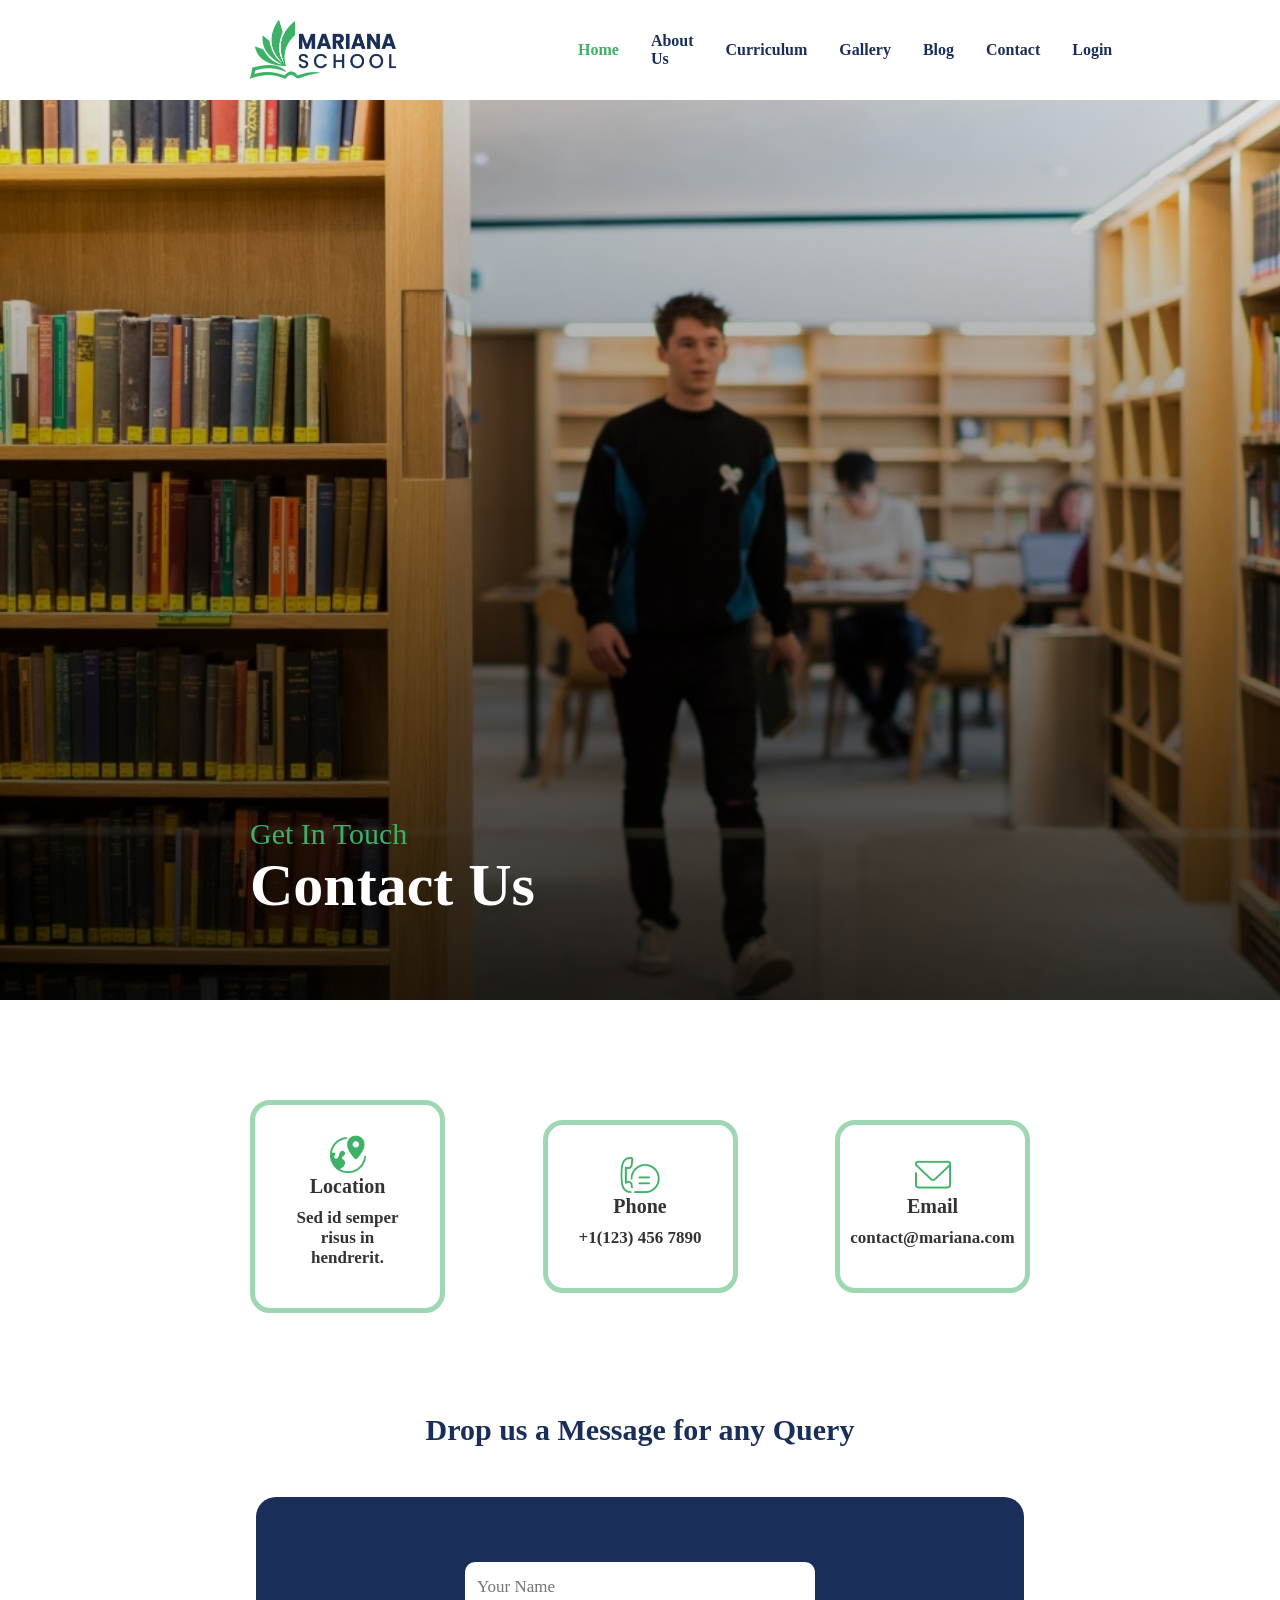
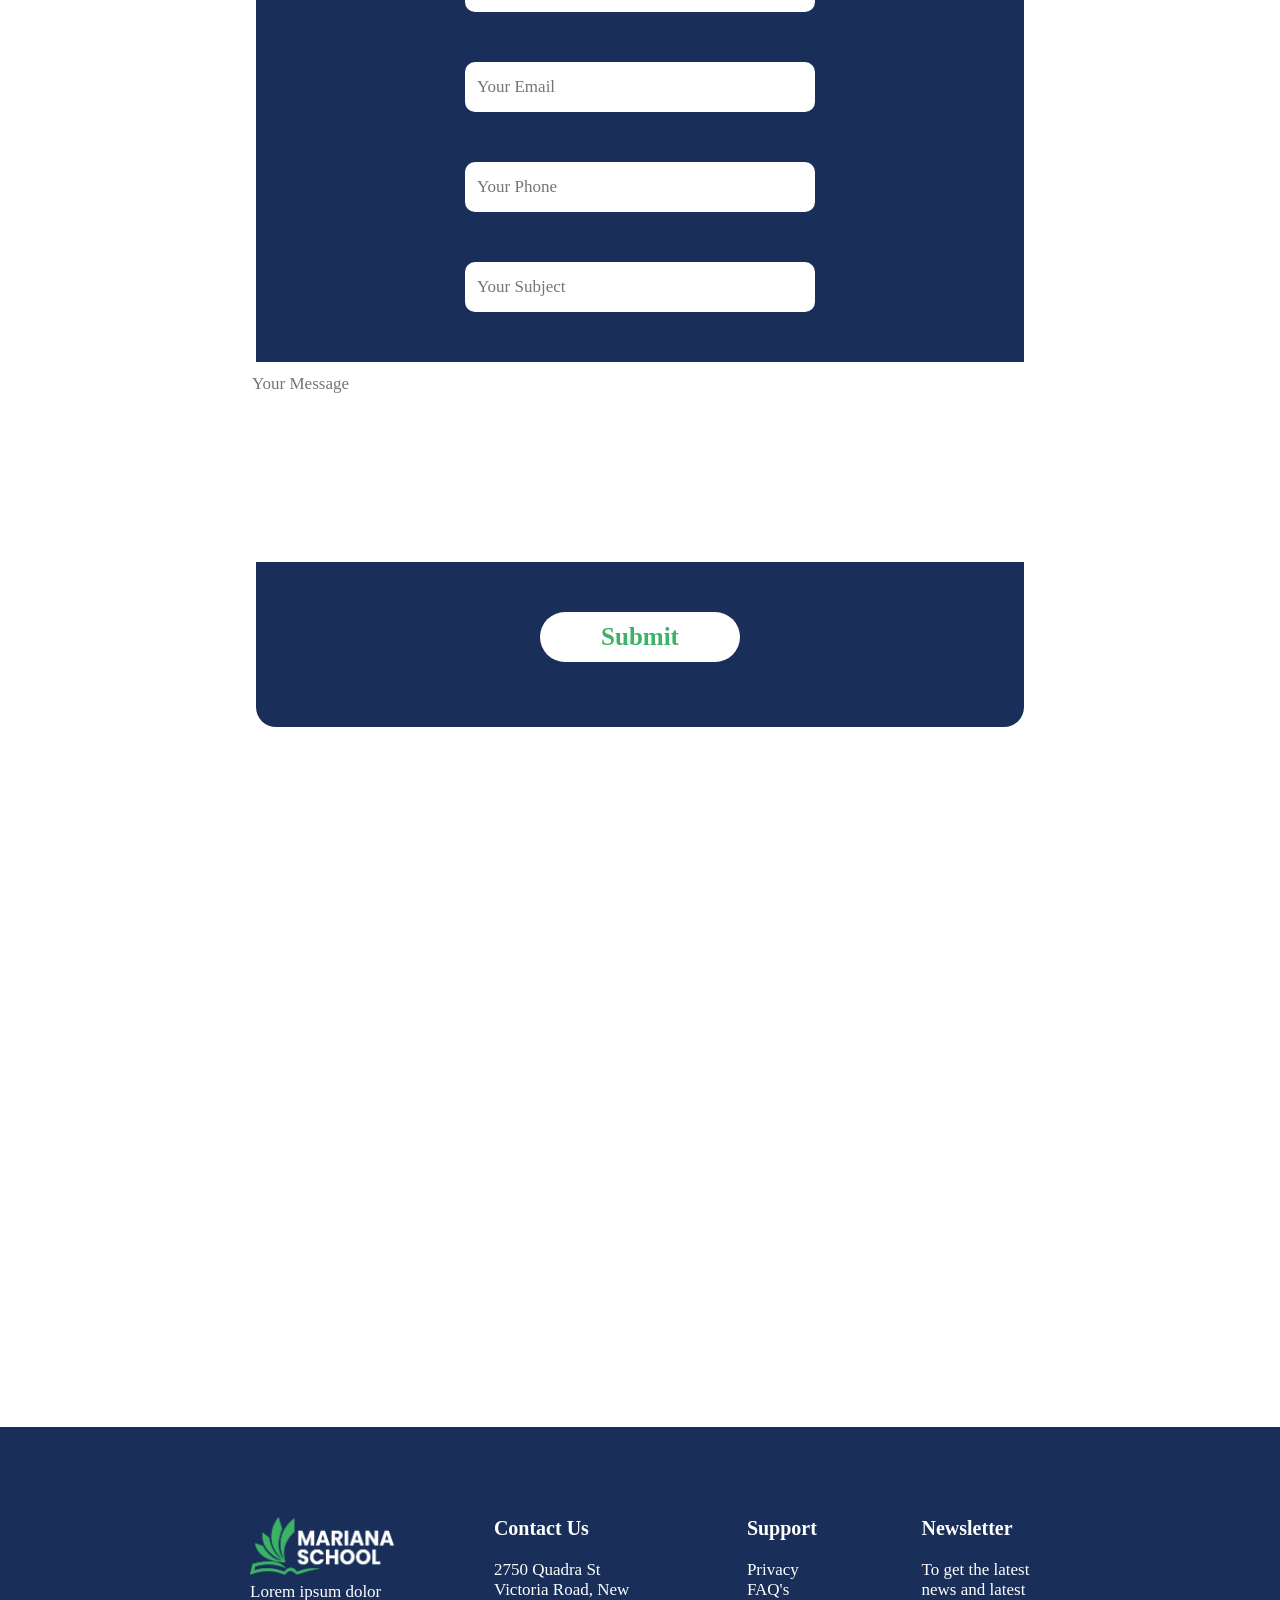
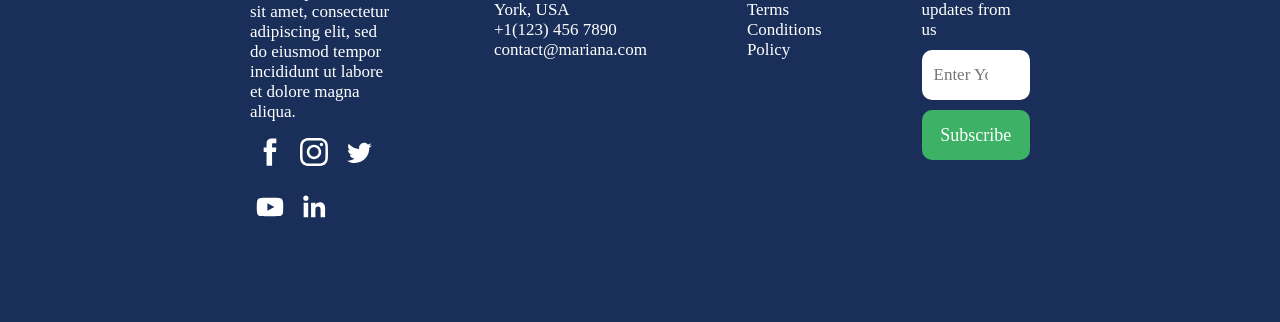
<file: Code/contact.html>
<!DOCTYPE html>
<html>

<head>
    <meta charset='utf-8'>
    <meta http-equiv='X-UA-Compatible' content='IE=edge'>
    <title>Login</title>
    <meta name='viewport' content='width=device-width, initial-scale=1'>
    <link rel='stylesheet' type='text/css' media='screen' href='styles.css'>
    <script src='main.js'></script>
</head>

<body>
    <!-- Nav Bar -->

    <nav>
        <input id="nav-toggle" type="checkbox">
        <div class="logo"><img src="images/logo_navbar.png" alt="Logo">
        </div>
        <ul class="links">
            <li><a href="index.html" style="color: #3db166;">Home</a></li>
            <li><a href="about.html">About Us</a></li>
            <li><a href="">Curriculum</a></li>
            <li><a href="">Gallery</a></li>
            <li><a href="">Blog</a></li>
            <li><a href="contact.html">Contact</a></li>
            <li><a href="login.html">Login</a></li>
        </ul>
        <label for="nav-toggle" class="icon-burger">
            <div class="line"></div>
            <div class="line"></div>
            <div class="line"></div>
        </label>
    </nav>

    <!-- End of Nav Bar -->
    <!-- Contact Header -->

    <div class="contact-header">
        <div class="page-title">
            <span>Get In Touch</span>
            <h3>Contact Us</h3>
        </div>
    </div>

    <!-- End of Contact Header -->
    <!-- Contact Info -->

    <div class="contact-info">
        <div class="info-box">
            <img src="icons/location-icon.png" alt="Location icon">
            <span>Location</span>
            <p>Sed id semper risus in hendrerit.</p>
        </div>
        <div class="info-box">
            <img src="icons/phone-icon.png" alt="Phone icon">
            <span>Phone</span>
            <p>+1(123) 456 7890</p>
        </div>
        <div class="info-box">
            <img src="icons/mail-icon.png" alt="Email icon">
            <span>Email</span>
            <p>contact@mariana.com</p>
        </div>
    </div>

    <!-- End of Contact Info -->
    <!-- Contact form -->
    <div class="contact-form">
        <span>Drop us a Message for any Query</span>
        <form action="" autocomplete="off">
            <div class="input-row">
                <input type="text" id="contact-name" placeholder="Your Name" onkeyup="nameContactValidation()">
                <img id="name-invalid" src="icons/invalid-icon.png" alt="invalid icon">
                <img id="name-valid" src="icons/save-popup.png" alt="valid icon">
            </div>
            <div class="input-row">
                <input type="text" id="contact-email" placeholder="Your Email" onkeyup="emailConatctValidation()">
                <img id="email-invalid" src="icons/invalid-icon.png" alt="invalid icon">
                <img id="email-valid" src="icons/save-popup.png" alt="valid icon">
            </div>
            <div class="input-row">
                <input type="text" id="contact-phone" placeholder="Your Phone" onkeyup="phoneContactValidation()">
                <img id="phone-invalid" src="icons/invalid-icon.png" alt="invalid icon">
                <img id="phone-valid" src="icons/save-popup.png" alt="valid icon">
            </div>
            <div class="input-row">
                <input type="text" id="contact-subject" placeholder="Your Subject" onkeyup="subjectContactValidation()">
                <img id="subject-invalid" src="icons/invalid-icon.png" alt="invalid icon">
                <img id="subject-valid" src="icons/save-popup.png" alt="valid icon">
            </div>
            <div class="input-row">
                <textarea name="" id="contact-msg" placeholder="Your Message" onkeyup="msgContactValidation()"></textarea>
                <img id="msg-invalid" src="icons/invalid-icon.png" alt="invalid icon">
                <img id="msg-valid" src="icons/save-popup.png" alt="valid icon">
            </div>
            <button>Submit</button>
        </form>
    </div>

    <!-- End of Contact form -->
    <!-- Map -->

    <iframe
        src="https://www.google.com/maps/embed?pb=!1m14!1m8!1m3!1d12224.510270894807!2d-75.093961!3d40.005598!3m2!1i1024!2i768!4f13.1!3m3!1m2!1s0x0%3A0xe30786bf46090b53!2sMariana%20Bracetti%20Academy%20Charter%20School!5e0!3m2!1sfr!2sma!4v1615212802084!5m2!1sfr!2sma"
        style="border:0;" allowfullscreen="" loading="lazy"></iframe>

    <!-- End of Map -->
    <!-- Footer-->

    <footer>
        <div class="col1">
            <img src="images/logo_footer.png" alt="Mariana School Logo">
            <p>Lorem ipsum dolor sit amet, consectetur adipiscing elit, sed do eiusmod tempor incididunt ut labore
                et dolore magna
                aliqua.</p>
            <span class="icon-span">
                <svg class="facebook" viewBox="0 0 512 512">
                    <path class="icon"
                        d="M211.9 197.4h-36.7v59.9h36.7V433.1h70.5V256.5h49.2l5.2-59.1h-54.4c0 0 0-22.1 0-33.7 0-13.9 2.8-19.5 16.3-19.5 10.9 0 38.2 0 38.2 0V82.9c0 0-40.2 0-48.8 0 -52.5 0-76.1 23.1-76.1 67.3C211.9 188.8 211.9 197.4 211.9 197.4z" />
                </svg>
                <svg class="instagram" viewBox="0 0 512 512">
                    <g class="icon">
                        <path
                            d="M256 109.3c47.8 0 53.4 0.2 72.3 1 17.4 0.8 26.9 3.7 33.2 6.2 8.4 3.2 14.3 7.1 20.6 13.4 6.3 6.3 10.1 12.2 13.4 20.6 2.5 6.3 5.4 15.8 6.2 33.2 0.9 18.9 1 24.5 1 72.3s-0.2 53.4-1 72.3c-0.8 17.4-3.7 26.9-6.2 33.2 -3.2 8.4-7.1 14.3-13.4 20.6 -6.3 6.3-12.2 10.1-20.6 13.4 -6.3 2.5-15.8 5.4-33.2 6.2 -18.9 0.9-24.5 1-72.3 1s-53.4-0.2-72.3-1c-17.4-0.8-26.9-3.7-33.2-6.2 -8.4-3.2-14.3-7.1-20.6-13.4 -6.3-6.3-10.1-12.2-13.4-20.6 -2.5-6.3-5.4-15.8-6.2-33.2 -0.9-18.9-1-24.5-1-72.3s0.2-53.4 1-72.3c0.8-17.4 3.7-26.9 6.2-33.2 3.2-8.4 7.1-14.3 13.4-20.6 6.3-6.3 12.2-10.1 20.6-13.4 6.3-2.5 15.8-5.4 33.2-6.2C202.6 109.5 208.2 109.3 256 109.3M256 77.1c-48.6 0-54.7 0.2-73.8 1.1 -19 0.9-32.1 3.9-43.4 8.3 -11.8 4.6-21.7 10.7-31.7 20.6 -9.9 9.9-16.1 19.9-20.6 31.7 -4.4 11.4-7.4 24.4-8.3 43.4 -0.9 19.1-1.1 25.2-1.1 73.8 0 48.6 0.2 54.7 1.1 73.8 0.9 19 3.9 32.1 8.3 43.4 4.6 11.8 10.7 21.7 20.6 31.7 9.9 9.9 19.9 16.1 31.7 20.6 11.4 4.4 24.4 7.4 43.4 8.3 19.1 0.9 25.2 1.1 73.8 1.1s54.7-0.2 73.8-1.1c19-0.9 32.1-3.9 43.4-8.3 11.8-4.6 21.7-10.7 31.7-20.6 9.9-9.9 16.1-19.9 20.6-31.7 4.4-11.4 7.4-24.4 8.3-43.4 0.9-19.1 1.1-25.2 1.1-73.8s-0.2-54.7-1.1-73.8c-0.9-19-3.9-32.1-8.3-43.4 -4.6-11.8-10.7-21.7-20.6-31.7 -9.9-9.9-19.9-16.1-31.7-20.6 -11.4-4.4-24.4-7.4-43.4-8.3C310.7 77.3 304.6 77.1 256 77.1L256 77.1z" />
                        <path
                            d="M256 164.1c-50.7 0-91.9 41.1-91.9 91.9s41.1 91.9 91.9 91.9 91.9-41.1 91.9-91.9S306.7 164.1 256 164.1zM256 315.6c-32.9 0-59.6-26.7-59.6-59.6s26.7-59.6 59.6-59.6 59.6 26.7 59.6 59.6S288.9 315.6 256 315.6z" />
                        <circle cx="351.5" cy="160.5" r="21.5" />
                    </g>
                </svg>
                <svg class="twitter" viewBox="0 0 512 512">
                    <path class="icon"
                        d="M419.6 168.6c-11.7 5.2-24.2 8.7-37.4 10.2 13.4-8.1 23.8-20.8 28.6-36 -12.6 7.5-26.5 12.9-41.3 15.8 -11.9-12.6-28.8-20.6-47.5-20.6 -42 0-72.9 39.2-63.4 79.9 -54.1-2.7-102.1-28.6-134.2-68 -17 29.2-8.8 67.5 20.1 86.9 -10.7-0.3-20.7-3.3-29.5-8.1 -0.7 30.2 20.9 58.4 52.2 64.6 -9.2 2.5-19.2 3.1-29.4 1.1 8.3 25.9 32.3 44.7 60.8 45.2 -27.4 21.4-61.8 31-96.4 27 28.8 18.5 63 29.2 99.8 29.2 120.8 0 189.1-102.1 185-193.6C399.9 193.1 410.9 181.7 419.6 168.6z" />
                </svg>
                <svg class="youtube" viewBox="0 0 512 512">
                    <path class="icon"
                        d="M422.6 193.6c-5.3-45.3-23.3-51.6-59-54 -50.8-3.5-164.3-3.5-215.1 0 -35.7 2.4-53.7 8.7-59 54 -4 33.6-4 91.1 0 124.8 5.3 45.3 23.3 51.6 59 54 50.9 3.5 164.3 3.5 215.1 0 35.7-2.4 53.7-8.7 59-54C426.6 284.8 426.6 227.3 422.6 193.6zM222.2 303.4v-94.6l90.7 47.3L222.2 303.4z" />
                </svg>
                <svg class="linkedin" viewBox="0 0 512 512">
                    <path class="icon"
                        d="M186.4 142.4c0 19-15.3 34.5-34.2 34.5 -18.9 0-34.2-15.4-34.2-34.5 0-19 15.3-34.5 34.2-34.5C171.1 107.9 186.4 123.4 186.4 142.4zM181.4 201.3h-57.8V388.1h57.8V201.3zM273.8 201.3h-55.4V388.1h55.4c0 0 0-69.3 0-98 0-26.3 12.1-41.9 35.2-41.9 21.3 0 31.5 15 31.5 41.9 0 26.9 0 98 0 98h57.5c0 0 0-68.2 0-118.3 0-50-28.3-74.2-68-74.2 -39.6 0-56.3 30.9-56.3 30.9v-25.2H273.8z" />
                </svg>
            </span>
        </div>
        <div class="col2">
            <ul>
                <li class="footer-header">Contact Us</li>
                <li>2750 Quadra St Victoria Road, New York, USA</li>
                <li>+1(123) 456 7890</li>
                <li>contact@mariana.com</li>
            </ul>
        </div>
        <div class="col3">
            <ul>
                <li class="footer-header">Support</li>
                <li>Privacy</li>
                <li>FAQ's</li>
                <li>Terms</li>
                <li>Conditions</li>
                <li>Policy</li>
            </ul>
        </div>
        <div class="col4">
            <ul>
                <li class="footer-header">Newsletter</li>
                <li>To get the latest news and latest updates from us</li>
                <li>
                    <form action="">
                        <input type="text" id="newsletter-email" placeholder="Enter Your Email">
                        <div class="input-margin"></div>
                        <button>Subscribe</button>
                </li>
            </ul>
        </div>
    </footer>

    <!-- End Footer-->
</body>

</html>
</file>
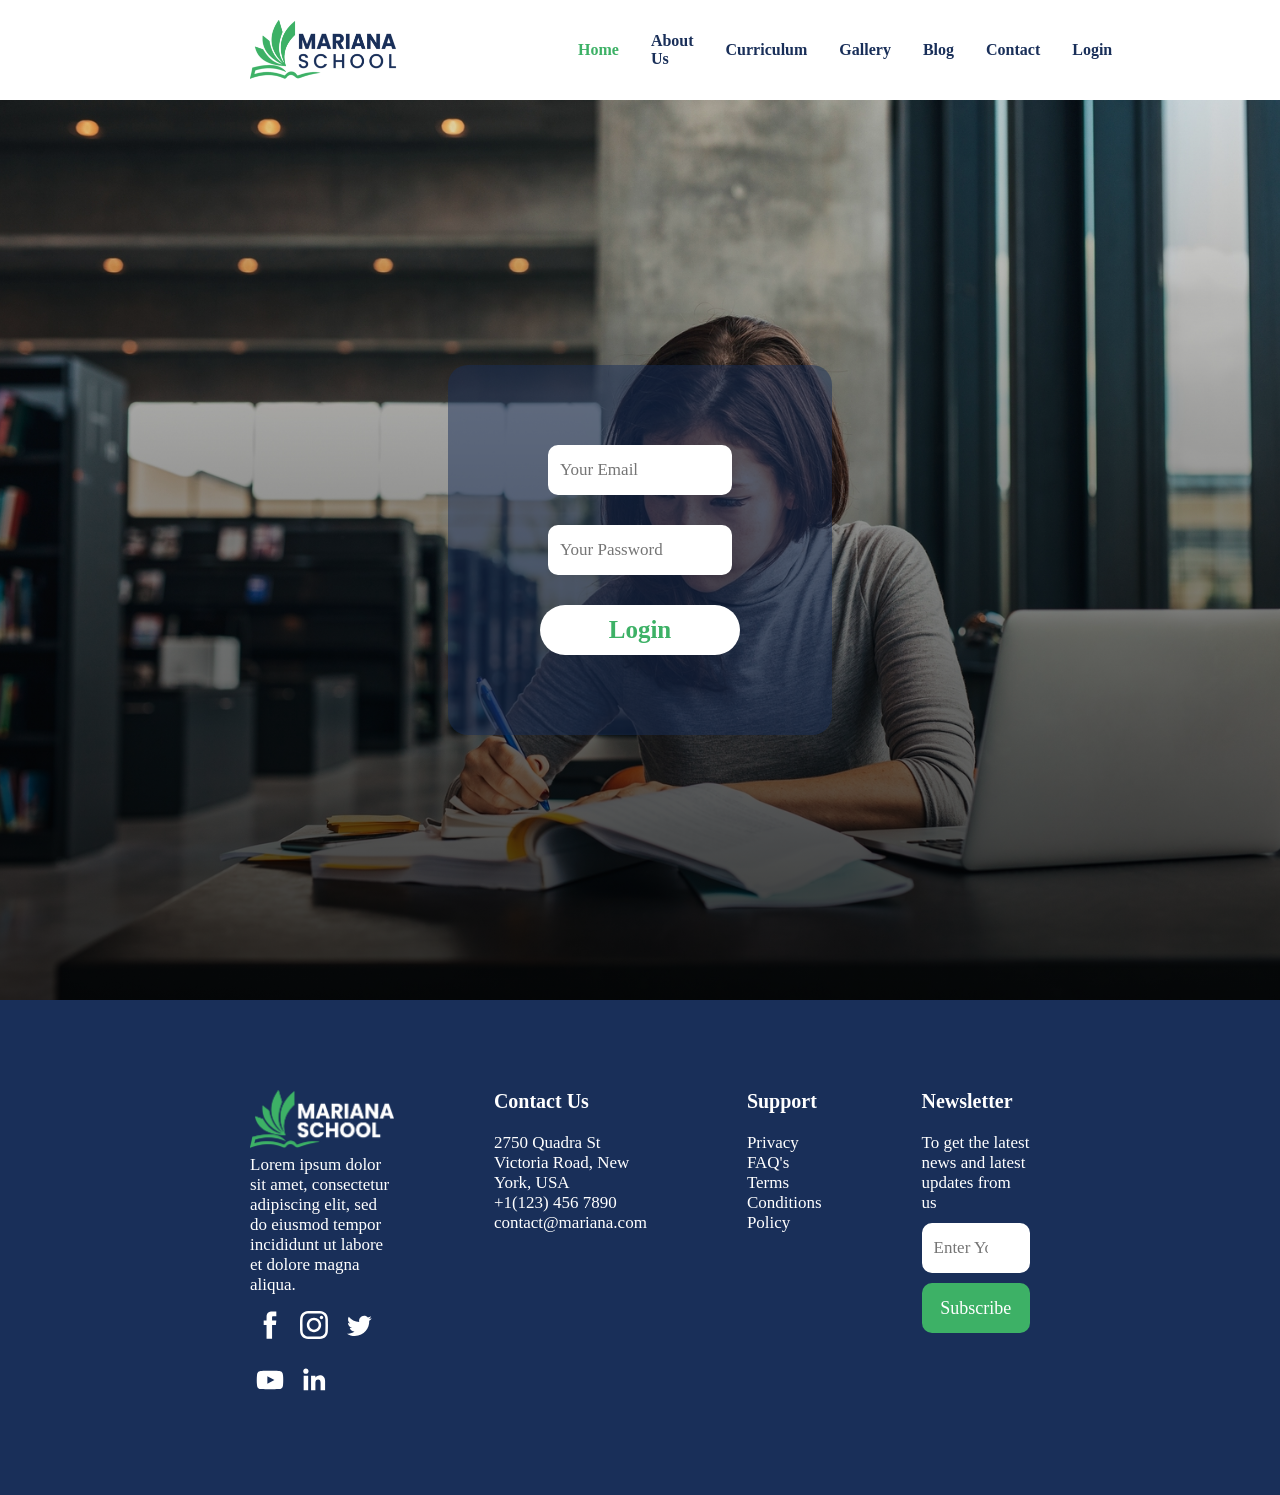
<file: Code/login.html>
<!DOCTYPE html>
<html>

<head>
    <meta charset='utf-8'>
    <meta http-equiv='X-UA-Compatible' content='IE=edge'>
    <title>Login</title>
    <meta name='viewport' content='width=device-width, initial-scale=1'>
    <link rel='stylesheet' type='text/css' media='screen' href='styles.css'>
    <script src='main.js'></script>
</head>

<body>
    <!-- Nav Bar -->

    <nav>
        <input id="nav-toggle" type="checkbox">
        <div class="logo"><img src="images/logo_navbar.png" alt="Logo">
        </div>
        <ul class="links">
            <li><a href="index.html" style="color: #3db166;">Home</a></li>
            <li><a href="about.html">About Us</a></li>
            <li><a href="">Curriculum</a></li>
            <li><a href="">Gallery</a></li>
            <li><a href="">Blog</a></li>
            <li><a href="contact.html">Contact</a></li>
            <li><a href="login.html">Login</a></li>
        </ul>
        <label for="nav-toggle" class="icon-burger">
            <div class="line"></div>
            <div class="line"></div>
            <div class="line"></div>
        </label>
    </nav>

    <!-- End of Nav Bar -->
    <!-- Login Box -->

    <div class="login-background">
        <div class="login-box">
            <form action="" autocomplete="off">
                <div class="input-row">
                    <input type="text" id="login-email" placeholder="Your Email" onkeyup="emailLoginValidation()">
                    <img id="email-invalid" src="icons/invalid-icon.png" alt="invalid icon">
                    <img id="email-valid" src="icons/save-popup.png" alt="valid icon">
                    <small id="email-error">Email is incorrect, please try again.</small>
                </div>
                <div class="input-margin"></div>
                <div class="input-row">
                    <input type="password" id="login-password" placeholder="Your Password" onkeyup="passwordLoginValidation()">
                    <img id="password-invalid" src="icons/invalid-icon.png" alt="invalid icon">
                    <img id="password-valid" src="icons/save-popup.png" alt="valid icon">
                    <small id="password-error">Password is incorrect, please try again.</small>
                </div>
                <div class="input-margin"></div>
                <button class="Submit">Login</button>
            </form>

        </div>
    </div>

    <!-- End Login Box -->
    <!-- Footer-->

    <footer>
        <div class="col1">
            <img src="images/logo_footer.png" alt="Mariana School Logo">
            <p>Lorem ipsum dolor sit amet, consectetur adipiscing elit, sed do eiusmod tempor incididunt ut labore et dolore magna aliqua.
            </p>
            <span class="icon-span">
                    <svg class="facebook" viewBox="0 0 512 512">
                            <path class="icon"
                                d="M211.9 197.4h-36.7v59.9h36.7V433.1h70.5V256.5h49.2l5.2-59.1h-54.4c0 0 0-22.1 0-33.7 0-13.9 2.8-19.5 16.3-19.5 10.9 0 38.2 0 38.2 0V82.9c0 0-40.2 0-48.8 0 -52.5 0-76.1 23.1-76.1 67.3C211.9 188.8 211.9 197.4 211.9 197.4z" />
                        </svg>
                        <svg class="instagram" viewBox="0 0 512 512">
                            <g class="icon">
                                <path
                                    d="M256 109.3c47.8 0 53.4 0.2 72.3 1 17.4 0.8 26.9 3.7 33.2 6.2 8.4 3.2 14.3 7.1 20.6 13.4 6.3 6.3 10.1 12.2 13.4 20.6 2.5 6.3 5.4 15.8 6.2 33.2 0.9 18.9 1 24.5 1 72.3s-0.2 53.4-1 72.3c-0.8 17.4-3.7 26.9-6.2 33.2 -3.2 8.4-7.1 14.3-13.4 20.6 -6.3 6.3-12.2 10.1-20.6 13.4 -6.3 2.5-15.8 5.4-33.2 6.2 -18.9 0.9-24.5 1-72.3 1s-53.4-0.2-72.3-1c-17.4-0.8-26.9-3.7-33.2-6.2 -8.4-3.2-14.3-7.1-20.6-13.4 -6.3-6.3-10.1-12.2-13.4-20.6 -2.5-6.3-5.4-15.8-6.2-33.2 -0.9-18.9-1-24.5-1-72.3s0.2-53.4 1-72.3c0.8-17.4 3.7-26.9 6.2-33.2 3.2-8.4 7.1-14.3 13.4-20.6 6.3-6.3 12.2-10.1 20.6-13.4 6.3-2.5 15.8-5.4 33.2-6.2C202.6 109.5 208.2 109.3 256 109.3M256 77.1c-48.6 0-54.7 0.2-73.8 1.1 -19 0.9-32.1 3.9-43.4 8.3 -11.8 4.6-21.7 10.7-31.7 20.6 -9.9 9.9-16.1 19.9-20.6 31.7 -4.4 11.4-7.4 24.4-8.3 43.4 -0.9 19.1-1.1 25.2-1.1 73.8 0 48.6 0.2 54.7 1.1 73.8 0.9 19 3.9 32.1 8.3 43.4 4.6 11.8 10.7 21.7 20.6 31.7 9.9 9.9 19.9 16.1 31.7 20.6 11.4 4.4 24.4 7.4 43.4 8.3 19.1 0.9 25.2 1.1 73.8 1.1s54.7-0.2 73.8-1.1c19-0.9 32.1-3.9 43.4-8.3 11.8-4.6 21.7-10.7 31.7-20.6 9.9-9.9 16.1-19.9 20.6-31.7 4.4-11.4 7.4-24.4 8.3-43.4 0.9-19.1 1.1-25.2 1.1-73.8s-0.2-54.7-1.1-73.8c-0.9-19-3.9-32.1-8.3-43.4 -4.6-11.8-10.7-21.7-20.6-31.7 -9.9-9.9-19.9-16.1-31.7-20.6 -11.4-4.4-24.4-7.4-43.4-8.3C310.7 77.3 304.6 77.1 256 77.1L256 77.1z" />
                                <path
                                    d="M256 164.1c-50.7 0-91.9 41.1-91.9 91.9s41.1 91.9 91.9 91.9 91.9-41.1 91.9-91.9S306.7 164.1 256 164.1zM256 315.6c-32.9 0-59.6-26.7-59.6-59.6s26.7-59.6 59.6-59.6 59.6 26.7 59.6 59.6S288.9 315.6 256 315.6z" />
                                <circle cx="351.5" cy="160.5" r="21.5" />
                            </g>
                        </svg>
                        <svg class="twitter" viewBox="0 0 512 512">
                            <path class="icon"
                                d="M419.6 168.6c-11.7 5.2-24.2 8.7-37.4 10.2 13.4-8.1 23.8-20.8 28.6-36 -12.6 7.5-26.5 12.9-41.3 15.8 -11.9-12.6-28.8-20.6-47.5-20.6 -42 0-72.9 39.2-63.4 79.9 -54.1-2.7-102.1-28.6-134.2-68 -17 29.2-8.8 67.5 20.1 86.9 -10.7-0.3-20.7-3.3-29.5-8.1 -0.7 30.2 20.9 58.4 52.2 64.6 -9.2 2.5-19.2 3.1-29.4 1.1 8.3 25.9 32.3 44.7 60.8 45.2 -27.4 21.4-61.8 31-96.4 27 28.8 18.5 63 29.2 99.8 29.2 120.8 0 189.1-102.1 185-193.6C399.9 193.1 410.9 181.7 419.6 168.6z" />
                        </svg>
                        <svg class="youtube" viewBox="0 0 512 512">
                            <path class="icon"
                                d="M422.6 193.6c-5.3-45.3-23.3-51.6-59-54 -50.8-3.5-164.3-3.5-215.1 0 -35.7 2.4-53.7 8.7-59 54 -4 33.6-4 91.1 0 124.8 5.3 45.3 23.3 51.6 59 54 50.9 3.5 164.3 3.5 215.1 0 35.7-2.4 53.7-8.7 59-54C426.6 284.8 426.6 227.3 422.6 193.6zM222.2 303.4v-94.6l90.7 47.3L222.2 303.4z" />
                        </svg>
                        <svg class="linkedin" viewBox="0 0 512 512">
                            <path class="icon"
                                d="M186.4 142.4c0 19-15.3 34.5-34.2 34.5 -18.9 0-34.2-15.4-34.2-34.5 0-19 15.3-34.5 34.2-34.5C171.1 107.9 186.4 123.4 186.4 142.4zM181.4 201.3h-57.8V388.1h57.8V201.3zM273.8 201.3h-55.4V388.1h55.4c0 0 0-69.3 0-98 0-26.3 12.1-41.9 35.2-41.9 21.3 0 31.5 15 31.5 41.9 0 26.9 0 98 0 98h57.5c0 0 0-68.2 0-118.3 0-50-28.3-74.2-68-74.2 -39.6 0-56.3 30.9-56.3 30.9v-25.2H273.8z" />
                        </svg>
                </span>
        </div>
        <div class="col2">
            <ul>
                <li class="footer-header">Contact Us</li>
                <li>2750 Quadra St Victoria Road, New York, USA</li>
                <li>+1(123) 456 7890</li>
                <li>contact@mariana.com</li>
            </ul>
        </div>
        <div class="col3">
            <ul>
                <li class="footer-header">Support</li>
                <li>Privacy</li>
                <li>FAQ's</li>
                <li>Terms</li>
                <li>Conditions</li>
                <li>Policy</li>
            </ul>
        </div>
        <div class="col4">
            <ul>
                <li class="footer-header">Newsletter</li>
                <li>To get the latest news and latest updates from us</li>
                <li>
                    <form action="">
                        <input type="text" id="newsletter-email" placeholder="Enter Your Email">
                        <div class="input-margin"></div>
                        <button>Subscribe</button>
                </li>
            </ul>
        </div>
    </footer>

    <!-- End Footer-->
</body>

</html>
</file>
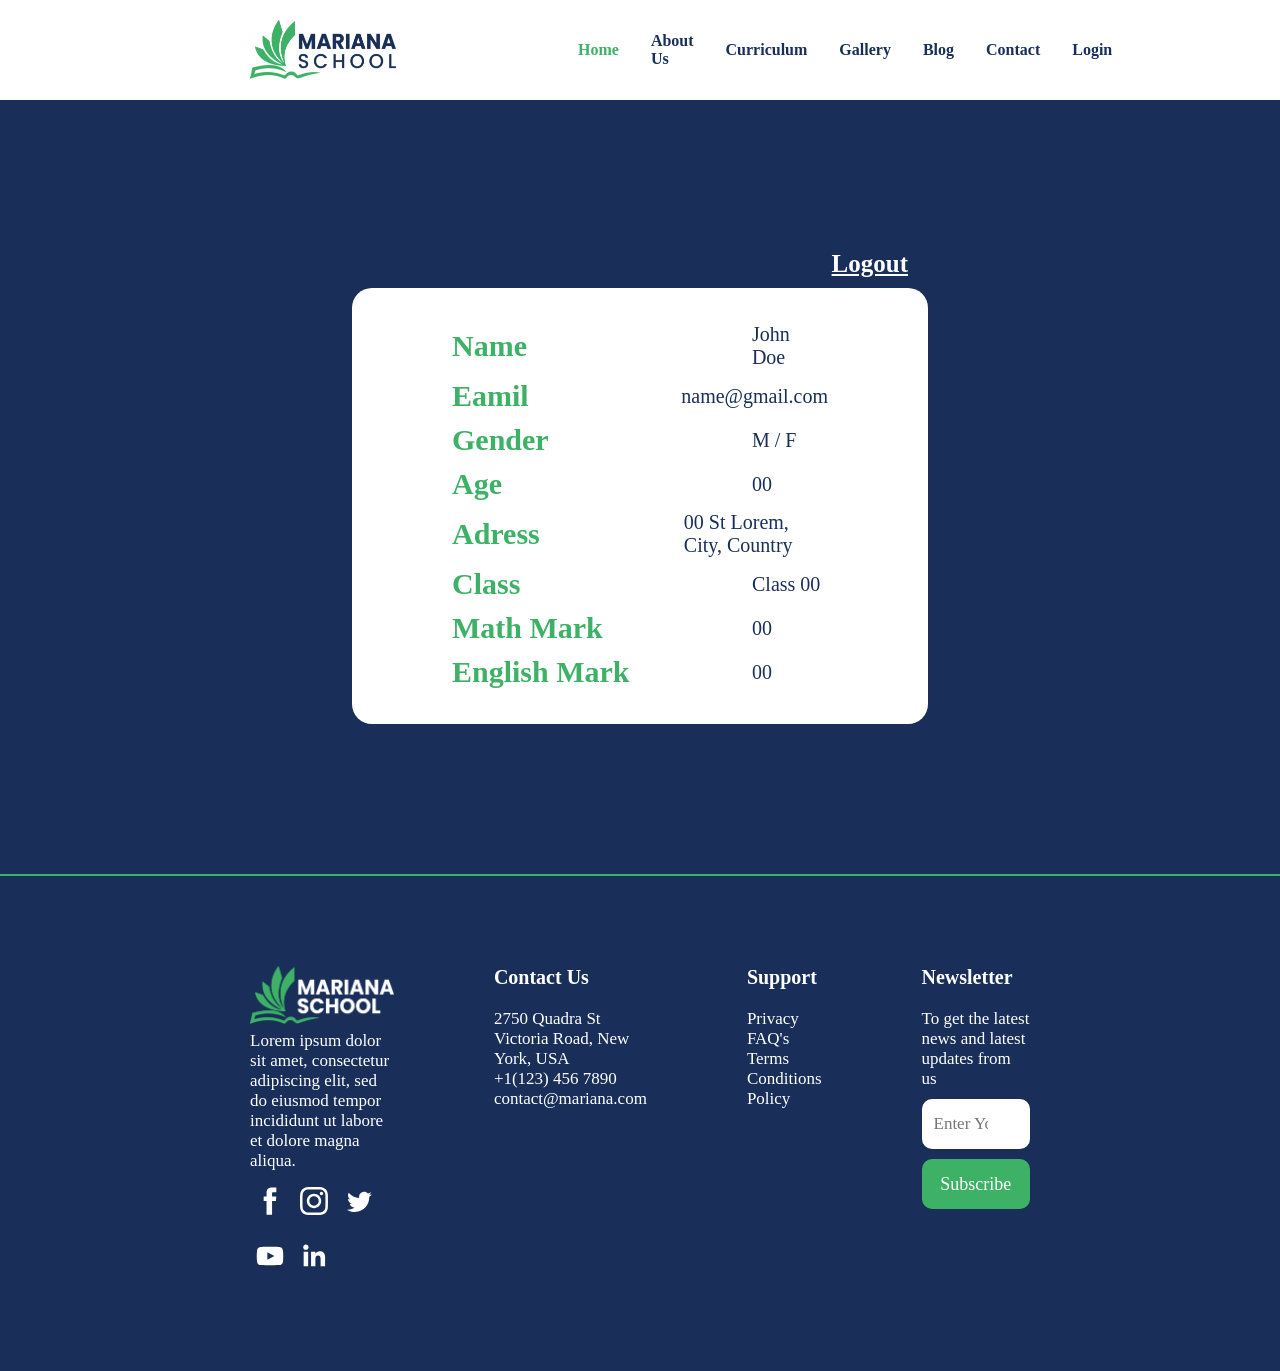
<file: Code/stud-profile.html>
<!DOCTYPE html>
<html>

<head>
    <meta charset='utf-8'>
    <meta http-equiv='X-UA-Compatible' content='IE=edge'>
    <title>STD</title>
    <meta name='viewport' content='width=device-width, initial-scale=1'>
    <link rel='stylesheet' type='text/css' media='screen' href='styles.css'>
    <script src='main.js'></script>
</head>

<body>
    <!-- Nav Bar -->
    
    <nav>
        <input id="nav-toggle" type="checkbox">
        <div class="logo"><img src="images/logo_navbar.png" alt="Logo">
        </div>
        <ul class="links">
            <li><a href="index.html" style="color: #3db166;">Home</a></li>
            <li><a href="about.html">About Us</a></li>
            <li><a href="">Curriculum</a></li>
            <li><a href="">Gallery</a></li>
            <li><a href="">Blog</a></li>
            <li><a href="contact.html">Contact</a></li>
            <li><a href="login.html">Login</a></li>
        </ul>
        <label for="nav-toggle" class="icon-burger">
            <div class="line"></div>
            <div class="line"></div>
            <div class="line"></div>
        </label>
    </nav>
    
    <!-- End of Nav Bar -->
    <!-- Student Profile-->
    <div class="stud-background">
        <div class="std-profile">
            <div class="logout"><a href="#">Logout</a></div>

            <div class="stud-rows">
                <div class="stud-row">
                    <p class="stud-info">Name</p>
                    <p class="stud-info-display">John Doe</p>
                </div>
                <div class="stud-row">
                    <p class="stud-info">Eamil</p>
                    <p class="stud-info-display">name@gmail.com</p>
                </div>
                <div class="stud-row">
                    <p class="stud-info">Gender</p>
                    <p class="stud-info-display">M / F</p>
                </div>
                <div class="stud-row">
                    <p class="stud-info">Age</p>
                    <p class="stud-info-display">00</p>
                </div>
                <div class="stud-row">
                    <p class="stud-info">Adress</p>
                    <p class="stud-info-display">00 St Lorem, City, Country</p>
                </div>
                <div class="stud-row">
                    <p class="stud-info">Class</p>
                    <p class="stud-info-display">Class 00</p>
                </div>
                <div class="stud-row">
                    <p class="stud-info">Math Mark</p>
                    <p class="stud-info-display">00</p>
                </div>
                <div class="stud-row">
                    <p class="stud-info">English Mark</p>
                    <p class="stud-info-display">00</p>
                </div>
            </div>
        </div>
    </div>
    <!-- End Student Profile-->

<hr class="footer-hr">
    
    <!-- Footer-->

    <footer>
        <div class="col1">
            <img src="images/logo_footer.png" alt="Mariana School Logo">
            <p>Lorem ipsum dolor sit amet, consectetur adipiscing elit, sed do eiusmod tempor incididunt ut labore
                et dolore magna
                aliqua.</p>
            <span class="icon-span">
                <svg class="facebook" viewBox="0 0 512 512">
                    <path class="icon"
                        d="M211.9 197.4h-36.7v59.9h36.7V433.1h70.5V256.5h49.2l5.2-59.1h-54.4c0 0 0-22.1 0-33.7 0-13.9 2.8-19.5 16.3-19.5 10.9 0 38.2 0 38.2 0V82.9c0 0-40.2 0-48.8 0 -52.5 0-76.1 23.1-76.1 67.3C211.9 188.8 211.9 197.4 211.9 197.4z" />
                </svg>
                <svg class="instagram" viewBox="0 0 512 512">
                    <g class="icon">
                        <path
                            d="M256 109.3c47.8 0 53.4 0.2 72.3 1 17.4 0.8 26.9 3.7 33.2 6.2 8.4 3.2 14.3 7.1 20.6 13.4 6.3 6.3 10.1 12.2 13.4 20.6 2.5 6.3 5.4 15.8 6.2 33.2 0.9 18.9 1 24.5 1 72.3s-0.2 53.4-1 72.3c-0.8 17.4-3.7 26.9-6.2 33.2 -3.2 8.4-7.1 14.3-13.4 20.6 -6.3 6.3-12.2 10.1-20.6 13.4 -6.3 2.5-15.8 5.4-33.2 6.2 -18.9 0.9-24.5 1-72.3 1s-53.4-0.2-72.3-1c-17.4-0.8-26.9-3.7-33.2-6.2 -8.4-3.2-14.3-7.1-20.6-13.4 -6.3-6.3-10.1-12.2-13.4-20.6 -2.5-6.3-5.4-15.8-6.2-33.2 -0.9-18.9-1-24.5-1-72.3s0.2-53.4 1-72.3c0.8-17.4 3.7-26.9 6.2-33.2 3.2-8.4 7.1-14.3 13.4-20.6 6.3-6.3 12.2-10.1 20.6-13.4 6.3-2.5 15.8-5.4 33.2-6.2C202.6 109.5 208.2 109.3 256 109.3M256 77.1c-48.6 0-54.7 0.2-73.8 1.1 -19 0.9-32.1 3.9-43.4 8.3 -11.8 4.6-21.7 10.7-31.7 20.6 -9.9 9.9-16.1 19.9-20.6 31.7 -4.4 11.4-7.4 24.4-8.3 43.4 -0.9 19.1-1.1 25.2-1.1 73.8 0 48.6 0.2 54.7 1.1 73.8 0.9 19 3.9 32.1 8.3 43.4 4.6 11.8 10.7 21.7 20.6 31.7 9.9 9.9 19.9 16.1 31.7 20.6 11.4 4.4 24.4 7.4 43.4 8.3 19.1 0.9 25.2 1.1 73.8 1.1s54.7-0.2 73.8-1.1c19-0.9 32.1-3.9 43.4-8.3 11.8-4.6 21.7-10.7 31.7-20.6 9.9-9.9 16.1-19.9 20.6-31.7 4.4-11.4 7.4-24.4 8.3-43.4 0.9-19.1 1.1-25.2 1.1-73.8s-0.2-54.7-1.1-73.8c-0.9-19-3.9-32.1-8.3-43.4 -4.6-11.8-10.7-21.7-20.6-31.7 -9.9-9.9-19.9-16.1-31.7-20.6 -11.4-4.4-24.4-7.4-43.4-8.3C310.7 77.3 304.6 77.1 256 77.1L256 77.1z" />
                        <path
                            d="M256 164.1c-50.7 0-91.9 41.1-91.9 91.9s41.1 91.9 91.9 91.9 91.9-41.1 91.9-91.9S306.7 164.1 256 164.1zM256 315.6c-32.9 0-59.6-26.7-59.6-59.6s26.7-59.6 59.6-59.6 59.6 26.7 59.6 59.6S288.9 315.6 256 315.6z" />
                        <circle cx="351.5" cy="160.5" r="21.5" />
                    </g>
                </svg>
                <svg class="twitter" viewBox="0 0 512 512">
                    <path class="icon"
                        d="M419.6 168.6c-11.7 5.2-24.2 8.7-37.4 10.2 13.4-8.1 23.8-20.8 28.6-36 -12.6 7.5-26.5 12.9-41.3 15.8 -11.9-12.6-28.8-20.6-47.5-20.6 -42 0-72.9 39.2-63.4 79.9 -54.1-2.7-102.1-28.6-134.2-68 -17 29.2-8.8 67.5 20.1 86.9 -10.7-0.3-20.7-3.3-29.5-8.1 -0.7 30.2 20.9 58.4 52.2 64.6 -9.2 2.5-19.2 3.1-29.4 1.1 8.3 25.9 32.3 44.7 60.8 45.2 -27.4 21.4-61.8 31-96.4 27 28.8 18.5 63 29.2 99.8 29.2 120.8 0 189.1-102.1 185-193.6C399.9 193.1 410.9 181.7 419.6 168.6z" />
                </svg>
                <svg class="youtube" viewBox="0 0 512 512">
                    <path class="icon"
                        d="M422.6 193.6c-5.3-45.3-23.3-51.6-59-54 -50.8-3.5-164.3-3.5-215.1 0 -35.7 2.4-53.7 8.7-59 54 -4 33.6-4 91.1 0 124.8 5.3 45.3 23.3 51.6 59 54 50.9 3.5 164.3 3.5 215.1 0 35.7-2.4 53.7-8.7 59-54C426.6 284.8 426.6 227.3 422.6 193.6zM222.2 303.4v-94.6l90.7 47.3L222.2 303.4z" />
                </svg>
                <svg class="linkedin" viewBox="0 0 512 512">
                    <path class="icon"
                        d="M186.4 142.4c0 19-15.3 34.5-34.2 34.5 -18.9 0-34.2-15.4-34.2-34.5 0-19 15.3-34.5 34.2-34.5C171.1 107.9 186.4 123.4 186.4 142.4zM181.4 201.3h-57.8V388.1h57.8V201.3zM273.8 201.3h-55.4V388.1h55.4c0 0 0-69.3 0-98 0-26.3 12.1-41.9 35.2-41.9 21.3 0 31.5 15 31.5 41.9 0 26.9 0 98 0 98h57.5c0 0 0-68.2 0-118.3 0-50-28.3-74.2-68-74.2 -39.6 0-56.3 30.9-56.3 30.9v-25.2H273.8z" />
                </svg>
            </span>
        </div>
        <div class="col2">
            <ul>
                <li class="footer-header">Contact Us</li>
                <li>2750 Quadra St Victoria Road, New York, USA</li>
                <li>+1(123) 456 7890</li>
                <li>contact@mariana.com</li>
            </ul>
        </div>
        <div class="col3">
            <ul>
                <li class="footer-header">Support</li>
                <li>Privacy</li>
                <li>FAQ's</li>
                <li>Terms</li>
                <li>Conditions</li>
                <li>Policy</li>
            </ul>
        </div>
        <div class="col4">
            <ul>
                <li class="footer-header">Newsletter</li>
                <li>To get the latest news and latest updates from us</li>
                <li>
                    <form action="">
                        <input type="text" id="newsletter-email" placeholder="Enter Your Email">
                        <div class="input-margin"></div>
                        <button>Subscribe</button>
                </li>
            </ul>
        </div>
    </footer>

    <!-- End Footer-->
</body>

</html>
</file>
<file: Code/styles.css>
/********** Nav Bar Website **********/
nav {
  position: relative;
  z-index: 10;
  left: 0;
  right: 0;
  top: 0;
  padding: 0 250px;
  height: 100px;
  background-color: #fff;
}

nav .logo {
  float: left;
  width: 40%;
  height: 100%;
  display: -webkit-box;
  display: -ms-flexbox;
  display: flex;
  -webkit-box-align: center;
      -ms-flex-align: center;
          align-items: center;
}

nav .links {
  float: right;
  padding: 0;
  margin: 0;
  width: 60%;
  height: 100%;
  display: -webkit-box;
  display: -ms-flexbox;
  display: flex;
  -ms-flex-pack: distribute;
      justify-content: space-around;
  -webkit-box-align: center;
      -ms-flex-align: center;
          align-items: center;
}

nav .links li {
  list-style: none;
}

nav .links a {
  display: block;
  padding: 1em;
  font-size: 16px;
  font-weight: bold;
  color: #192f59;
  text-decoration: none;
}

nav .links a:hover {
  color: #3db166;
}

#nav-toggle {
  position: absolute;
  top: -100px;
}

nav .icon-burger {
  display: none;
  position: absolute;
  right: 5%;
  top: 50%;
  -webkit-transform: translateY(-50%);
          transform: translateY(-50%);
}

nav .icon-burger .line {
  width: 30px;
  height: 5px;
  background-color: #192f59;
  margin: 5px;
  border-radius: 3px;
  -webkit-transition: all 0.3s ease-in-out;
  transition: all 0.3s ease-in-out;
}

/********** End of Nav Bar Website **********/
/********** Nav Bar Responsive **********/
@media screen and (max-width: 800px) {
  nav {
    padding: 0 20px;
  }
  nav .logo {
    float: left;
    width: auto;
    -webkit-box-pack: center;
        -ms-flex-pack: center;
            justify-content: center;
  }
  nav .links {
    float: none;
    position: fixed;
    z-index: 9;
    left: 0;
    right: 0;
    top: 100px;
    bottom: 100%;
    width: auto;
    height: auto;
    -webkit-box-orient: vertical;
    -webkit-box-direction: normal;
        -ms-flex-direction: column;
            flex-direction: column;
    -webkit-box-pack: space-evenly;
        -ms-flex-pack: space-evenly;
            justify-content: space-evenly;
    background-color: #fff;
    overflow: hidden;
    -webkit-box-sizing: border-box;
            box-sizing: border-box;
    -webkit-transition: all 0.5s ease-in-out;
    transition: all 0.5s ease-in-out;
  }
  nav .links a {
    font-size: 20px;
  }
  nav #nav-toggle:checked ~ .links {
    bottom: 0;
  }
  nav .icon-burger {
    display: block;
  }
}

/********** Nav Bar Responsive **********/
/********** Input Styling Website **********/
/********** End of Input Styling Website **********/
/********** Button Styling Website **********/
/********** End of Button Styling Website **********/
/********** Contact Us & About Us Header Styling Website **********/
/********** End of Contact Us & About Us Header Styling Website **********/
/********** Student & Admin Profile Background Styling Website **********/
/********** Student & Admin Profile Background Styling Website **********/
@media (max-width: 800px) {
  /********** Input Styling Responsive **********/
  input {
    height: 40px !important;
  }
  /********** End of Input Styling Responsive **********/
  /********** Button Styling Responsive **********/
  button {
    height: 40px !important;
    font-size: 20px !important;
  }
  /********** End of Button Styling Responsive **********/
}

/********** Footer Web **********/
footer {
  background-color: #192f59;
  padding: 90px 250px;
  display: -webkit-box;
  display: -ms-flexbox;
  display: flex;
  position: relative;
  color: #fff;
  padding: 90px 250px;
}

footer .footer-header {
  font-weight: 600;
  font-size: 20px;
  margin-bottom: 20px;
}

footer li {
  list-style: none;
}

footer .col1 {
  width: 40%;
}

footer .col1 img {
  height: 60px;
}

footer .col1 svg {
  height: 40px;
  margin-top: 10px;
  fill: #fff;
  -webkit-transition: 0.3s ease-in-out;
  transition: 0.3s ease-in-out;
}

footer .col1 svg:hover {
  fill: #3db166;
}

footer .col2 {
  margin: 0 50px 0 100px;
}

footer .col3 {
  margin: 0 100px 0 50px;
}

footer .col4 {
  width: 40%;
}

footer .col4 input {
  width: 100%;
  border: 2px solid #fff;
  border-radius: 10px;
  outline: none;
  height: 50px;
  padding: 10px 40px 10px 10px;
  -webkit-transition: 0.3s ease-in-out;
  transition: 0.3s ease-in-out;
  margin: 10px 0;
}

footer .col4 input:focus::-webkit-input-placeholder {
  color: transparent;
}

footer .col4 input:focus:-ms-input-placeholder {
  color: transparent;
}

footer .col4 input:focus::-ms-input-placeholder {
  color: transparent;
}

footer .col4 input:focus::placeholder {
  color: transparent;
}

footer .col4 input:focus {
  border: 2px solid #3db166;
}

footer .col4 button {
  height: 50px;
  width: 100%;
  outline: none;
  border: none;
  border-radius: 10px;
  background-color: #3db166;
  -webkit-transition: 0.3s ease-in-out;
  transition: 0.3s ease-in-out;
  font-weight: 500;
  font-size: 18px;
  color: #fff;
}

footer .col4 button:hover {
  color: #3db166;
  background-color: #fff;
}

/********** End of Footer-Web **********/
/********** Footer Responsive **********/
@media (max-width: 800px) {
  footer {
    -webkit-box-orient: vertical;
    -webkit-box-direction: normal;
        -ms-flex-direction: column;
            flex-direction: column;
    text-align: center;
    padding: 20px;
  }
  footer .footer-header {
    margin: 15px 0 10px;
  }
  footer .col1,
  footer .col4 {
    width: 100% !important;
  }
  footer .col2,
  footer .col3 {
    margin: 0 !important;
  }
}

/********** End of Footer Responsive **********/
/********** Input Styling Website **********/
/********** End of Input Styling Website **********/
/********** Button Styling Website **********/
/********** End of Button Styling Website **********/
/********** Contact Us & About Us Header Styling Website **********/
/********** End of Contact Us & About Us Header Styling Website **********/
/********** Student & Admin Profile Background Styling Website **********/
/********** Student & Admin Profile Background Styling Website **********/
@media (max-width: 800px) {
  /********** Input Styling Responsive **********/
  input {
    height: 40px !important;
  }
  /********** End of Input Styling Responsive **********/
  /********** Button Styling Responsive **********/
  button {
    height: 40px !important;
    font-size: 20px !important;
  }
  /********** End of Button Styling Responsive **********/
}

h2 {
  display: -webkit-box;
  display: -ms-flexbox;
  display: flex;
  -webkit-box-pack: center;
      -ms-flex-pack: center;
          justify-content: center;
  font-size: 40px;
}

/********** Section 1 Website **********/
.img-container {
  background-image: -webkit-gradient(linear, left top, left bottom, from(rgba(0, 0, 0, 0.1)), to(rgba(0, 0, 0, 0.8))), url(images/home-img.png);
  background-image: linear-gradient(180deg, rgba(0, 0, 0, 0.1), rgba(0, 0, 0, 0.8)), url(images/home-img.png);
  height: 90vh;
  background-image: center;
  background-repeat: no-repeat;
  background-size: cover;
  background-position: center;
  position: relative;
}

.img-container .inner-container {
  text-align: center;
  position: absolute;
  width: 100%;
  color: #fff;
  height: auto;
  margin: 180px auto;
}

.img-container .inner-container span {
  font-size: 80px;
  font-weight: bold;
  color: #3db166;
}

.img-container .inner-container .hero_title {
  font-size: 80px;
  font-weight: 700;
  color: #fff;
  margin: 30px auto 15px;
}

.img-container .inner-container .hero_paragraphe {
  font-size: 40px;
  font-weight: 600;
  margin: 30px auto;
}

.img-container .inner-container button {
  -ms-flex-item-align: center;
      -ms-grid-row-align: center;
      align-self: center;
  height: 50px;
  outline: none;
  border: none;
  border-radius: 40px;
  background-color: #fff;
  -webkit-transition: 0.3s ease-in-out;
  transition: 0.3s ease-in-out;
  font-weight: 600;
  font-size: 25px;
  color: #3db166;
  height: 60px;
  padding: 0 30px;
}

.img-container .inner-container button:hover {
  color: #fff;
  background-color: #3db166;
}

.space_div {
  margin-top: 50px;
}

/********** End of Section 1 Website **********/
/********** Section 2 Website **********/
.section_title1 {
  margin-bottom: 30px;
  color: #192f59;
}

.container {
  width: 80%;
  height: auto;
  background: #fff;
  display: -webkit-box;
  display: -ms-flexbox;
  display: flex;
  -webkit-box-orient: horizontal;
  -webkit-box-direction: normal;
      -ms-flex-direction: row;
          flex-direction: row;
  -ms-flex-pack: distribute;
      justify-content: space-around;
  -ms-flex-wrap: wrap;
      flex-wrap: wrap;
  margin: 0 auto;
}

.container .box {
  width: 20%;
  height: 240px;
  margin: 20px;
  -webkit-box-sizing: border-box;
          box-sizing: border-box;
  border: 5px solid rgba(61, 177, 102, 0.5);
  border-radius: 20px;
  -webkit-transition: 0.3s;
  transition: 0.3s;
}

.container .box .box_img {
  margin: 30px auto 15px;
  height: 100px;
}

.container .box .box_txt {
  font-size: 30px;
  font-weight: 600;
  margin: 0 auto 30px;
}

.container .box:hover {
  opacity: 1;
  background-color: #3db166;
}

.view_more_btn {
  display: -webkit-box;
  display: -ms-flexbox;
  display: flex;
  -webkit-box-pack: center;
      -ms-flex-pack: center;
          justify-content: center;
  -webkit-box-align: center;
      -ms-flex-align: center;
          align-items: center;
  margin-top: 30px;
}

.view_more_btn button {
  -ms-flex-item-align: center;
      -ms-grid-row-align: center;
      align-self: center;
  height: 50px;
  outline: none;
  border: none;
  border-radius: 40px;
  background-color: #fff;
  -webkit-transition: 0.3s ease-in-out;
  transition: 0.3s ease-in-out;
  font-weight: 600;
  font-size: 25px;
  color: #3db166;
  height: 60px;
  color: #fff;
  background-color: #192f59;
  padding: 0 30px;
}

.view_more_btn button:hover {
  color: #fff;
  background-color: #3db166;
}

/********** End of Section 2 Website **********/
/********** Section 3 Website **********/
.container_about_us {
  display: -webkit-box;
  display: -ms-flexbox;
  display: flex;
  margin: 0 250px 80px;
  height: 460px;
  overflow: hidden;
  border: 5px solid rgba(61, 177, 102, 0.5);
  border-radius: 40px;
}

.container_about_us .img {
  border-radius: 20px;
}

.container_about_us .txt {
  margin: 60px;
}

.container_about_us .txt .txt_para {
  font-size: 17px;
  text-align: center;
  line-height: 1.6;
  overflow: hidden;
}

/********** End Section 3 Website **********/
/********** Responsive 1200px **********/
@media screen and (max-width: 1200px) {
  .section_title1 {
    padding: 0 auto;
    font-size: 25px;
  }
  .img-container .inner-container {
    margin: 170px auto;
  }
  .img-container .inner-container .hero_title {
    font-size: 40px;
  }
  .img-container .inner-container .hero_title span {
    font-size: 40px;
  }
  .img-container .inner-container .hero_paragraphe {
    font-size: 20px;
  }
  .container {
    width: 100%;
  }
  .container .box {
    width: 40%;
    height: 200px;
    margin: 14px;
  }
  .container .box .box_img {
    height: 60px;
  }
  .container .box .box_txt {
    font-size: 15px;
  }
}

/********** End of Responsive 1200px **********/
/********** Responsive 800px **********/
@media (max-width: 800px) {
  .container .box {
    height: 180px;
  }
  .navbar .login_container {
    display: none;
  }
  .container {
    width: 100%;
  }
  .container .box {
    width: 40%;
  }
  .container_about_us {
    border: none;
    height: unset;
    margin: 0 15px;
    -webkit-box-orient: vertical;
    -webkit-box-direction: normal;
        -ms-flex-direction: column;
            flex-direction: column;
  }
  .container_about_us .img {
    border-radius: 20px !important;
  }
  .container_about_us .txt {
    font-size: 16px;
    margin: 0;
    padding: 10px;
  }
  .container_about_us .txt .txt_para {
    font-size: 14px;
  }
}

/********** End of Responsive 800px **********/
/********** Input Styling Website **********/
/********** End of Input Styling Website **********/
/********** Button Styling Website **********/
/********** End of Button Styling Website **********/
/********** Contact Us & About Us Header Styling Website **********/
/********** End of Contact Us & About Us Header Styling Website **********/
/********** Student & Admin Profile Background Styling Website **********/
/********** Student & Admin Profile Background Styling Website **********/
@media (max-width: 800px) {
  /********** Input Styling Responsive **********/
  input {
    height: 40px !important;
  }
  /********** End of Input Styling Responsive **********/
  /********** Button Styling Responsive **********/
  button {
    height: 40px !important;
    font-size: 20px !important;
  }
  /********** End of Button Styling Responsive **********/
}

/********** About Us Page Web **********/
.about-header {
  background-size: cover;
  background-position: center;
  position: relative;
  height: 100vh;
  width: 100%;
  display: -webkit-box;
  display: -ms-flexbox;
  display: flex;
  -webkit-box-pack: start;
      -ms-flex-pack: start;
          justify-content: flex-start;
  -webkit-box-align: end;
      -ms-flex-align: end;
          align-items: flex-end;
  background-image: -webkit-gradient(linear, left top, left bottom, from(rgba(0, 0, 0, 0.1)), to(rgba(0, 0, 0, 0.8))), url(images/about-cover.jpg);
  background-image: linear-gradient(180deg, rgba(0, 0, 0, 0.1), rgba(0, 0, 0, 0.8)), url(images/about-cover.jpg);
}

.about-header .page-title {
  margin: 80px 250px;
}

.about-header .page-title span {
  font-size: 30px;
  font-weight: 500;
  color: #3db166;
}

.about-header .page-title h3 {
  font-size: 60px;
  font-weight: bold;
  color: #fff;
}

.about-sec-1 {
  display: -webkit-box;
  display: -ms-flexbox;
  display: flex;
  -webkit-box-pack: justify;
      -ms-flex-pack: justify;
          justify-content: space-between;
  -webkit-box-align: center;
      -ms-flex-align: center;
          align-items: center;
  margin: 100px 250px;
}

.about-sec-1 .about-img img {
  border-radius: 5px;
}

.about-sec-1 .about-img .back-img {
  height: 400px;
}

.about-sec-1 .about-img .front-img {
  position: absolute;
  height: 250px;
  -webkit-transform: translate(-125px, 200px);
          transform: translate(-125px, 200px);
}

.about-sec-1 .experience {
  width: 50%;
}

.about-sec-1 .experience span {
  font-size: 40px;
  font-weight: bold;
  color: #3db166;
}

.about-sec-1 .experience h3 {
  font-size: 30px;
  font-weight: bold;
  color: #192f59;
}

.about-sec-1 .experience p {
  margin-top: 50px;
  color: #323332;
}

.about-sec-2 {
  background-image: -webkit-gradient(linear, left top, left bottom, from(rgba(25, 47, 89, 0.7))), url(images/about-cover.jpg);
  background-image: linear-gradient(180deg, rgba(25, 47, 89, 0.7)), url(images/about-cover.jpg);
  background-size: cover;
  background-position: center;
  position: relative;
  height: 600px;
  width: 100%;
  display: -webkit-box;
  display: -ms-flexbox;
  display: flex;
  -webkit-box-pack: center;
      -ms-flex-pack: center;
          justify-content: center;
  -webkit-box-align: center;
      -ms-flex-align: center;
          align-items: center;
}

.about-sec-2 .about-elements {
  display: -webkit-box;
  display: -ms-flexbox;
  display: flex;
  -webkit-box-pack: justify;
      -ms-flex-pack: justify;
          justify-content: space-between;
  text-align: center;
  position: absolute;
  margin: 0 250px;
}

.about-sec-2 .about-elements .about-elem-box {
  display: -webkit-box;
  display: -ms-flexbox;
  display: flex;
  -webkit-box-align: center;
      -ms-flex-align: center;
          align-items: center;
  -webkit-box-orient: vertical;
  -webkit-box-direction: normal;
      -ms-flex-direction: column;
          flex-direction: column;
  width: 25%;
}

.about-sec-2 .about-elements .about-elem-box img {
  height: 50px;
  width: 50px;
}

.about-sec-2 .about-elements .about-elem-box span {
  font-size: 20px;
  font-weight: bold;
  color: #3db166;
  margin: 20px 0 30px;
}

.about-sec-2 .about-elements .about-elem-box p {
  color: #fff;
}

.about-sec-3 {
  display: -webkit-box;
  display: -ms-flexbox;
  display: flex;
  -webkit-box-pack: center;
      -ms-flex-pack: center;
          justify-content: center;
  margin: 100px 250px;
}

.about-sec-3 .sec-title {
  width: 50%;
}

.about-sec-3 .sec-title span {
  font-size: 40px;
  font-weight: bold;
  color: #3db166;
}

.about-sec-3 .sec-title h3 {
  font-size: 30px;
  font-weight: bold;
  color: #192f59;
}

.about-sec-3 .mission {
  width: 50%;
}

.about-sec-3 .mission .miss-row {
  margin-bottom: 20px;
}

.about-sec-3 .mission .miss-row span {
  display: -webkit-box;
  display: -ms-flexbox;
  display: flex;
  -webkit-box-align: center;
      -ms-flex-align: center;
          align-items: center;
  font-size: 20px;
  font-weight: bold;
  color: #323332;
}

.about-sec-3 .mission .miss-row span img {
  height: 20px;
  margin-right: 10px;
}

.about-sec-3 .mission p {
  margin-top: 25px;
  color: #323332;
}

.about-sec-4 {
  display: -webkit-box;
  display: -ms-flexbox;
  display: flex;
  -webkit-box-orient: vertical;
  -webkit-box-direction: normal;
      -ms-flex-direction: column;
          flex-direction: column;
  text-align: center;
  -webkit-box-align: center;
      -ms-flex-align: center;
          align-items: center;
  margin: 0 250px 100px;
}

.about-sec-4 .sec-title span {
  font-size: 40px;
  font-weight: bold;
  color: #3db166;
}

.about-sec-4 .sec-title h3 {
  font-size: 30px;
  font-weight: bold;
  color: #192f59;
}

.about-sec-4 .instructors {
  display: -webkit-box;
  display: -ms-flexbox;
  display: flex;
  text-align: center;
  -webkit-box-pack: justify;
      -ms-flex-pack: justify;
          justify-content: space-between;
}

.about-sec-4 .instructors .instructor-col {
  width: 25%;
  margin: 60px 0;
  border: solid 5px;
  border-radius: 10px;
  border-color: rgba(61, 177, 102, 0.5);
  -webkit-transition: 0.3s ease-in-out;
  transition: 0.3s ease-in-out;
}

.about-sec-4 .instructors .instructor-col:hover {
  border-color: #3db166;
  -webkit-transform: translateY(-10px);
          transform: translateY(-10px);
}

.about-sec-4 .instructors .instructor-col img {
  padding: 10px;
  border-radius: 15px 15px 0 0;
  width: 100%;
}

.about-sec-4 .instructors .instructor-col span {
  font-size: 24px;
  font-weight: bold;
  color: #192f59;
}

.about-sec-4 .instructors .instructor-col p {
  font-weight: 500;
  color: #192f59;
  margin-bottom: 20px;
}

.about-sec-4 button {
  height: 50px;
  outline: none;
  border: none;
  border-radius: 40px;
  background-color: #192f59;
  font-weight: 600;
  font-size: 25px;
  color: #fff;
  padding: 0 30px;
  -webkit-transition: 0.3s ease-in-out;
  transition: 0.3s ease-in-out;
}

.about-sec-4 button:hover {
  background-color: #3db166;
}

/********** End of About Us Page Web **********/
/********** About Us Page Responsive **********/
@media (max-width: 800px) {
  .page-title {
    margin: 30px 20px !important;
  }
  .page-title span {
    font-size: 15px !important;
  }
  .page-title h3 {
    font-size: 30px !important;
  }
  .about-sec-1 {
    -webkit-box-orient: vertical;
    -webkit-box-direction: normal;
        -ms-flex-direction: column;
            flex-direction: column;
    margin: 50px 20px;
  }
  .about-sec-1 .about-img {
    margin-bottom: 50px;
  }
  .about-sec-1 .about-img .back-img {
    height: 200px;
    -webkit-transform: translateX(-35px);
            transform: translateX(-35px);
  }
  .about-sec-1 .about-img .front-img {
    height: 125px;
    -webkit-transform: translate(-85px, 100px);
            transform: translate(-85px, 100px);
  }
  .about-sec-1 .experience {
    width: 100%;
  }
  .about-sec-1 .experience span {
    font-size: 25px;
  }
  .about-sec-1 .experience h3 {
    font-size: 20px;
  }
  .about-sec-1 .experience p {
    margin-top: 20px;
  }
  .about-sec-2 {
    height: 1400px;
  }
  .about-sec-2 .about-elements {
    -webkit-box-orient: vertical;
    -webkit-box-direction: normal;
        -ms-flex-direction: column;
            flex-direction: column;
    margin: 0 20px;
  }
  .about-sec-2 .about-elements .about-elem-box {
    margin: 20px 0;
    width: 100%;
  }
  .about-sec-3 {
    -webkit-box-orient: vertical;
    -webkit-box-direction: normal;
        -ms-flex-direction: column;
            flex-direction: column;
    margin: 25px 20px;
  }
  .about-sec-3 .sec-title {
    width: 100%;
  }
  .about-sec-3 .sec-title span {
    font-size: 25px;
  }
  .about-sec-3 .sec-title h3 {
    font-size: 20px;
  }
  .about-sec-3 .mission {
    width: 100%;
  }
  .about-sec-3 .mission .miss-row {
    margin: 25px 0;
  }
  .about-sec-3 .mission .miss-row span {
    -webkit-box-align: start;
        -ms-flex-align: start;
            align-items: flex-start;
    font-size: 17px;
    font-weight: 500;
  }
  .about-sec-3 .mission .miss-row span img {
    margin: 3px 10px 0 0;
  }
  .about-sec-4 {
    margin: 0 20px 50px;
  }
  .about-sec-4 .sec-title span {
    font-size: 25px;
  }
  .about-sec-4 .sec-title h3 {
    font-size: 20px;
  }
  .about-sec-4 .instructors {
    -webkit-box-orient: vertical;
    -webkit-box-direction: normal;
        -ms-flex-direction: column;
            flex-direction: column;
    margin: 20px 0;
  }
  .about-sec-4 .instructors .instructor-col {
    width: 100%;
    margin: 10px 0;
  }
}

/********** End of About Us Page Responsive **********/
/********** Input Styling Website **********/
/********** End of Input Styling Website **********/
/********** Button Styling Website **********/
/********** End of Button Styling Website **********/
/********** Contact Us & About Us Header Styling Website **********/
/********** End of Contact Us & About Us Header Styling Website **********/
/********** Student & Admin Profile Background Styling Website **********/
/********** Student & Admin Profile Background Styling Website **********/
@media (max-width: 800px) {
  /********** Input Styling Responsive **********/
  input {
    height: 40px !important;
  }
  /********** End of Input Styling Responsive **********/
  /********** Button Styling Responsive **********/
  button {
    height: 40px !important;
    font-size: 20px !important;
  }
  /********** End of Button Styling Responsive **********/
}

/********** Contact Us Page Web **********/
.contact-header {
  background-size: cover;
  background-position: center;
  position: relative;
  height: 100vh;
  width: 100%;
  display: -webkit-box;
  display: -ms-flexbox;
  display: flex;
  -webkit-box-pack: start;
      -ms-flex-pack: start;
          justify-content: flex-start;
  -webkit-box-align: end;
      -ms-flex-align: end;
          align-items: flex-end;
  background-image: -webkit-gradient(linear, left top, left bottom, from(rgba(0, 0, 0, 0.1)), to(rgba(0, 0, 0, 0.8))), url(images/contact-cover.jpg);
  background-image: linear-gradient(180deg, rgba(0, 0, 0, 0.1), rgba(0, 0, 0, 0.8)), url(images/contact-cover.jpg);
}

.contact-header .page-title {
  margin: 80px 250px;
}

.contact-header .page-title span {
  font-size: 30px;
  font-weight: 500;
  color: #3db166;
}

.contact-header .page-title h3 {
  font-size: 60px;
  font-weight: bold;
  color: #fff;
}

.contact-info {
  display: -webkit-box;
  display: -ms-flexbox;
  display: flex;
  -webkit-box-pack: justify;
      -ms-flex-pack: justify;
          justify-content: space-between;
  -webkit-box-align: center;
      -ms-flex-align: center;
          align-items: center;
  margin: 100px 250px;
}

.contact-info .info-box {
  width: 25%;
  padding: 30px;
  display: -webkit-box;
  display: -ms-flexbox;
  display: flex;
  -webkit-box-orient: vertical;
  -webkit-box-direction: normal;
      -ms-flex-direction: column;
          flex-direction: column;
  -webkit-box-align: center;
      -ms-flex-align: center;
          align-items: center;
  text-align: center;
  border: solid 5px;
  border-color: rgba(61, 177, 102, 0.5);
  border-radius: 20px;
  -webkit-transition: 0.3s ease-in-out;
  transition: 0.3s ease-in-out;
}

.contact-info .info-box:hover {
  border-color: #3db166;
}

.contact-info .info-box img {
  height: 40px;
  width: 40px;
}

.contact-info .info-box span {
  font-size: 20px;
  font-weight: bold;
  color: #323332;
}

.contact-info .info-box p {
  font-weight: 600;
  color: #323332;
  margin: 10px 0;
}

.contact-form {
  display: -webkit-box;
  display: -ms-flexbox;
  display: flex;
  -webkit-box-orient: vertical;
  -webkit-box-direction: normal;
      -ms-flex-direction: column;
          flex-direction: column;
  -webkit-box-pack: center;
      -ms-flex-pack: center;
          justify-content: center;
  -webkit-box-align: center;
      -ms-flex-align: center;
          align-items: center;
  text-align: center;
}

.contact-form span {
  font-size: 30px;
  font-weight: bold;
  color: #192f59;
}

.contact-form form {
  background-color: #192f59;
  border-radius: 20px;
  width: 60%;
  padding: 40px 100px;
  margin: 50px 0 100px;
  display: -webkit-box;
  display: -ms-flexbox;
  display: flex;
  -ms-flex-wrap: wrap;
      flex-wrap: wrap;
  -webkit-box-pack: center;
      -ms-flex-pack: center;
          justify-content: center;
}

.contact-form form .input-row {
  display: -webkit-box;
  display: -ms-flexbox;
  display: flex;
  -webkit-box-pack: center;
      -ms-flex-pack: center;
          justify-content: center;
}

.contact-form form .input-row input {
  width: 100%;
  border: 2px solid #fff;
  border-radius: 10px;
  outline: none;
  height: 50px;
  padding: 10px 40px 10px 10px;
  -webkit-transition: 0.3s ease-in-out;
  transition: 0.3s ease-in-out;
  width: 350px;
  margin: 25px 50px;
}

.contact-form form .input-row input:focus::-webkit-input-placeholder {
  color: transparent;
}

.contact-form form .input-row input:focus:-ms-input-placeholder {
  color: transparent;
}

.contact-form form .input-row input:focus::-ms-input-placeholder {
  color: transparent;
}

.contact-form form .input-row input:focus::placeholder {
  color: transparent;
}

.contact-form form .input-row input:focus {
  border: 2px solid #3db166;
}

.contact-form form .input-row textarea {
  width: 100%;
  border: 2px solid #fff;
  border-radius: 10px;
  outline: none;
  height: 50px;
  padding: 10px 40px 10px 10px;
  -webkit-transition: 0.3s ease-in-out;
  transition: 0.3s ease-in-out;
  width: 800px;
  height: 200px;
  margin: 25px 50px;
  resize: none;
}

.contact-form form .input-row textarea:focus::-webkit-input-placeholder {
  color: transparent;
}

.contact-form form .input-row textarea:focus:-ms-input-placeholder {
  color: transparent;
}

.contact-form form .input-row textarea:focus::-ms-input-placeholder {
  color: transparent;
}

.contact-form form .input-row textarea:focus::placeholder {
  color: transparent;
}

.contact-form form .input-row textarea:focus {
  border: 2px solid #3db166;
}

.contact-form form .input-row img {
  position: absolute;
  height: 25px;
  -webkit-transform: translate(145px, 38px);
          transform: translate(145px, 38px);
  display: none;
}

.contact-form form .input-row #msg-invalid,
.contact-form form .input-row #msg-valid {
  -webkit-transform: translate(370px, 38px);
          transform: translate(370px, 38px);
}

.contact-form button {
  -ms-flex-item-align: center;
      -ms-grid-row-align: center;
      align-self: center;
  height: 50px;
  outline: none;
  border: none;
  border-radius: 40px;
  background-color: #fff;
  -webkit-transition: 0.3s ease-in-out;
  transition: 0.3s ease-in-out;
  font-weight: 600;
  font-size: 25px;
  color: #3db166;
  width: 200px;
  margin: 25px 0;
}

.contact-form button:hover {
  color: #fff;
  background-color: #3db166;
}

iframe {
  display: block;
  border: 0px;
  width: 100%;
  height: 600px;
}

/********** End of Contact Us Page Web **********/
/********** Contact Us Page Responsive **********/
@media (max-width: 800px) {
  .page-title {
    margin: 30px 20px !important;
  }
  .page-title span {
    font-size: 15px !important;
  }
  .page-title h3 {
    font-size: 30px !important;
  }
  .contact-info {
    -webkit-box-orient: vertical;
    -webkit-box-direction: normal;
        -ms-flex-direction: column;
            flex-direction: column;
    margin: 50px 20px !important;
  }
  .contact-info .info-box {
    width: 90%;
    margin-bottom: 20px;
  }
  .contact-form {
    -webkit-box-orient: vertical;
    -webkit-box-direction: normal;
        -ms-flex-direction: column;
            flex-direction: column;
  }
  .contact-form span {
    font-size: 20px !important;
  }
  .contact-form form {
    width: 90%;
    padding: 20px;
    margin: 25px 0 80px;
  }
  .contact-form form .input-row input {
    margin: 10px;
    width: 260px;
  }
  .contact-form form .input-row textarea {
    width: 260px;
    height: 100px;
    margin: 10px;
  }
  .contact-form form .input-row img {
    -webkit-transform: translate(105px, 18px);
            transform: translate(105px, 18px);
    display: none;
  }
  .contact-form form .input-row #msg-invalid,
  .contact-form form .input-row #msg-valid {
    -webkit-transform: translate(105px, 18px);
            transform: translate(105px, 18px);
  }
  .contact-form button {
    margin: 20px;
  }
  iframe {
    height: 300px;
  }
}

/********** End of Contact Us Page Responsive **********/
/********** Input Styling Website **********/
/********** End of Input Styling Website **********/
/********** Button Styling Website **********/
/********** End of Button Styling Website **********/
/********** Contact Us & About Us Header Styling Website **********/
/********** End of Contact Us & About Us Header Styling Website **********/
/********** Student & Admin Profile Background Styling Website **********/
/********** Student & Admin Profile Background Styling Website **********/
@media (max-width: 800px) {
  /********** Input Styling Responsive **********/
  input {
    height: 40px !important;
  }
  /********** End of Input Styling Responsive **********/
  /********** Button Styling Responsive **********/
  button {
    height: 40px !important;
    font-size: 20px !important;
  }
  /********** End of Button Styling Responsive **********/
}

/********** Login Page Web **********/
.login-background {
  background-image: -webkit-gradient(linear, left top, left bottom, from(rgba(0, 0, 0, 0.1)), to(rgba(0, 0, 0, 0.8))), url(images/login-background.jpg);
  background-image: linear-gradient(180deg, rgba(0, 0, 0, 0.1), rgba(0, 0, 0, 0.8)), url(images/login-background.jpg);
  background-size: cover;
  background-position: center;
  position: relative;
  height: 100vh;
  width: 100%;
  display: -webkit-box;
  display: -ms-flexbox;
  display: flex;
  -webkit-box-pack: center;
      -ms-flex-pack: center;
          justify-content: center;
  -webkit-box-align: center;
      -ms-flex-align: center;
          align-items: center;
}

.login-background .login-box {
  width: 30%;
  background-color: rgba(25, 47, 88, 0.5);
  border-radius: 20px;
  position: absolute;
}

.login-background .login-box form {
  display: -webkit-box;
  display: -ms-flexbox;
  display: flex;
  -webkit-box-orient: vertical;
  -webkit-box-direction: normal;
      -ms-flex-direction: column;
          flex-direction: column;
  margin: 80px 100px;
}

.login-background .login-box form .input-row input {
  width: 100%;
  border: 2px solid #fff;
  border-radius: 10px;
  outline: none;
  height: 50px;
  padding: 10px 40px 10px 10px;
  -webkit-transition: 0.3s ease-in-out;
  transition: 0.3s ease-in-out;
}

.login-background .login-box form .input-row input:focus::-webkit-input-placeholder {
  color: transparent;
}

.login-background .login-box form .input-row input:focus:-ms-input-placeholder {
  color: transparent;
}

.login-background .login-box form .input-row input:focus::-ms-input-placeholder {
  color: transparent;
}

.login-background .login-box form .input-row input:focus::placeholder {
  color: transparent;
}

.login-background .login-box form .input-row input:focus {
  border: 2px solid #3db166;
}

.login-background .login-box form .input-row img {
  position: absolute;
  height: 25px;
  -webkit-transform: translate(335px, -38px);
          transform: translate(335px, -38px);
  display: none;
}

.login-background .login-box form .input-row small {
  padding-left: 10px;
  color: #cf2716;
  display: none;
}

.login-background .login-box form .input-margin {
  height: 30px;
}

.login-background .login-box form button {
  -ms-flex-item-align: center;
      -ms-grid-row-align: center;
      align-self: center;
  height: 50px;
  outline: none;
  border: none;
  border-radius: 40px;
  background-color: #fff;
  -webkit-transition: 0.3s ease-in-out;
  transition: 0.3s ease-in-out;
  font-weight: 600;
  font-size: 25px;
  color: #3db166;
  width: 200px;
}

.login-background .login-box form button:hover {
  color: #fff;
  background-color: #3db166;
}

/********** End of Login Page Web **********/
/********** Login Page Responsive **********/
@media (max-width: 800px) {
  .login-box {
    width: 100% !important;
    height: 100% !important;
    border-radius: 0 !important;
  }
  .login-box form {
    margin: 150px 50px 0 !important;
  }
  .login-box form img {
    -webkit-transform: translate(240px, -32px) !important;
            transform: translate(240px, -32px) !important;
  }
  .login-box form small {
    font-size: 15px;
  }
}

/********** End of Login Page Responsive **********/
/********** Input Styling Website **********/
/********** End of Input Styling Website **********/
/********** Button Styling Website **********/
/********** End of Button Styling Website **********/
/********** Contact Us & About Us Header Styling Website **********/
/********** End of Contact Us & About Us Header Styling Website **********/
/********** Student & Admin Profile Background Styling Website **********/
/********** Student & Admin Profile Background Styling Website **********/
@media (max-width: 800px) {
  /********** Input Styling Responsive **********/
  input {
    height: 40px !important;
  }
  /********** End of Input Styling Responsive **********/
  /********** Button Styling Responsive **********/
  button {
    height: 40px !important;
    font-size: 20px !important;
  }
  /********** End of Button Styling Responsive **********/
}

/********** Student Profile Page Website **********/
.stud-background {
  background-color: #192f59;
  position: relative;
  height: auto;
  width: 100%;
  display: -webkit-box;
  display: -ms-flexbox;
  display: flex;
  -webkit-box-pack: center;
      -ms-flex-pack: center;
          justify-content: center;
  -webkit-box-align: center;
      -ms-flex-align: center;
          align-items: center;
}

.stud-background .std-profile {
  width: 45%;
  margin: 150px 0;
}

.stud-background .std-profile .stud-rows {
  height: unset;
  background-color: #fff;
  border-radius: 20px;
  padding: 30px 100px;
}

.stud-background .std-profile .stud-rows .stud-row {
  display: -webkit-box;
  display: -ms-flexbox;
  display: flex;
  -webkit-box-pack: start;
      -ms-flex-pack: start;
          justify-content: flex-start;
  -webkit-box-align: center;
      -ms-flex-align: center;
          align-items: center;
  padding: 5px 0;
}

.stud-background .std-profile .stud-rows .stud-row .stud-info {
  width: 200px;
  margin-right: 100px;
  color: #3db166;
  font-size: 30px;
  font-weight: bold;
}

.stud-background .std-profile .stud-rows .stud-row .stud-info-display {
  font-size: 20px;
  color: #192f59;
}

/********** End of Student Profile Page Website **********/
/********** Student Profile Page Responsive **********/
@media (max-width: 800px) {
  .std-profile {
    width: 90% !important;
  }
  .std-profile a {
    font-size: 20px !important;
  }
  .std-profile .stud-rows {
    text-align: center;
    height: unset;
    border-radius: 10px !important;
    padding: 20px !important;
  }
  .std-profile .stud-rows .stud-row {
    -webkit-box-orient: vertical;
    -webkit-box-direction: normal;
        -ms-flex-direction: column;
            flex-direction: column;
  }
  .std-profile .stud-rows .stud-row .stud-info {
    margin-right: 0 !important;
    font-size: 20px !important;
  }
  .std-profile .stud-rows .stud-row .stud-info-display {
    font-size: 18px !important;
  }
}

/********** End of Student Profile Page Responsive **********/
/********** Input Styling Website **********/
/********** End of Input Styling Website **********/
/********** Button Styling Website **********/
/********** End of Button Styling Website **********/
/********** Contact Us & About Us Header Styling Website **********/
/********** End of Contact Us & About Us Header Styling Website **********/
/********** Student & Admin Profile Background Styling Website **********/
/********** Student & Admin Profile Background Styling Website **********/
@media (max-width: 800px) {
  /********** Input Styling Responsive **********/
  input {
    height: 40px !important;
  }
  /********** End of Input Styling Responsive **********/
  /********** Button Styling Responsive **********/
  button {
    height: 40px !important;
    font-size: 20px !important;
  }
  /********** End of Button Styling Responsive **********/
}

/********** Admin Profile Page Web **********/
.admin-background {
  background-color: #192f59;
  position: relative;
  height: auto;
  width: 100%;
  display: -webkit-box;
  display: -ms-flexbox;
  display: flex;
  -webkit-box-pack: center;
      -ms-flex-pack: center;
          justify-content: center;
}

.admin-background .admin-profile {
  width: 80%;
  margin: 150px 0;
}

.admin-background .admin-profile .admin-bar {
  background-color: #fff;
  border-radius: 20px;
  padding: 25px;
  display: -webkit-box;
  display: -ms-flexbox;
  display: flex;
  -webkit-box-pack: justify;
      -ms-flex-pack: justify;
          justify-content: space-between;
  -webkit-box-align: center;
      -ms-flex-align: center;
          align-items: center;
}

.admin-background .admin-profile .admin-bar p {
  color: #3db166;
  font-size: 30px;
  font-weight: bold;
}

.admin-background .admin-profile button {
  -ms-flex-item-align: center;
      -ms-grid-row-align: center;
      align-self: center;
  height: 50px;
  outline: none;
  border: none;
  border-radius: 40px;
  background-color: #fff;
  -webkit-transition: 0.3s ease-in-out;
  transition: 0.3s ease-in-out;
  font-weight: 600;
  font-size: 25px;
  color: #3db166;
  background-color: #192f59;
  color: #fff;
  padding: 0 20px;
}

.admin-background .admin-profile button:hover {
  color: #fff;
  background-color: #3db166;
}

.admin-background .admin-profile table {
  margin-top: 100px;
  width: 100%;
  border: 3px solid #3db166;
  background-color: #fff;
  border-collapse: collapse;
  text-align: center;
}

.admin-background .admin-profile table th,
.admin-background .admin-profile table td {
  border: 2px solid #3db166;
  padding: 20px 5px;
}

.admin-background .admin-profile table th {
  font-size: 20px;
  font-weight: bold;
  color: #192f59;
}

.admin-background .admin-profile table span a img {
  height: 30px;
}

/********** End of Admin Profile Page Web **********/
/********** Admin Profile Page Responsive **********/
@media (max-width: 800px) {
  .admin-profile {
    width: 90% !important;
    margin-top: 100px !important;
  }
  .admin-profile .admin-bar {
    border-radius: 10px !important;
    padding: 15px !important;
    -webkit-box-orient: vertical;
    -webkit-box-direction: normal;
        -ms-flex-direction: column;
            flex-direction: column;
  }
  .admin-profile .admin-bar p {
    font-size: 25px !important;
    margin-bottom: 10px !important;
  }
  .admin-profile table {
    margin-top: 50px !important;
  }
  .admin-profile table .hidden-col {
    display: none !important;
  }
  .admin-profile table th,
  .admin-profile table td {
    padding: 5px !important;
  }
  .admin-profile table th {
    font-size: 15px !important;
  }
  .admin-profile table span a img {
    height: 25px !important;
  }
}

/********** End of Admin Profile Page Responsive **********/
/********** Input Styling Website **********/
/********** End of Input Styling Website **********/
/********** Button Styling Website **********/
/********** End of Button Styling Website **********/
/********** Contact Us & About Us Header Styling Website **********/
/********** End of Contact Us & About Us Header Styling Website **********/
/********** Student & Admin Profile Background Styling Website **********/
/********** Student & Admin Profile Background Styling Website **********/
@media (max-width: 800px) {
  /********** Input Styling Responsive **********/
  input {
    height: 40px !important;
  }
  /********** End of Input Styling Responsive **********/
  /********** Button Styling Responsive **********/
  button {
    height: 40px !important;
    font-size: 20px !important;
  }
  /********** End of Button Styling Responsive **********/
}

/********** Popups Styling Website **********/
.popup-bg {
  position: fixed;
  top: 0;
  bottom: 0;
  left: 0;
  right: 0;
  display: -webkit-box;
  display: -ms-flexbox;
  display: flex;
  -webkit-box-pack: center;
      -ms-flex-pack: center;
          justify-content: center;
  -webkit-box-align: center;
      -ms-flex-align: center;
          align-items: center;
  z-index: 999;
  background: rgba(0, 0, 0, 0.7);
  -webkit-transition: 0.3s opacity;
  transition: 0.3s opacity;
  visibility: hidden;
  opacity: 0;
}

.popup-bg:target {
  visibility: visible;
  opacity: 1;
}

.popup-bg .close {
  -webkit-transition: 0.3s opacity;
  transition: 0.3s opacity;
  font-size: 20px;
  font-weight: bold;
  text-decoration: none;
  color: #fff;
  -ms-flex-item-align: end;
      align-self: flex-end;
}

.popup-bg .close:hover {
  color: #3db166;
  text-decoration: underline;
}

.popup-bg img {
  height: 80px;
}

.popup-bg p {
  text-align: center;
  font-size: 30px;
  font-weight: 600;
  color: #fff;
  margin-top: 20px;
}

.popup-bg .choose {
  display: -webkit-box;
  display: -ms-flexbox;
  display: flex;
}

.popup-bg button {
  -ms-flex-item-align: center;
      -ms-grid-row-align: center;
      align-self: center;
  height: 50px;
  outline: none;
  border: none;
  border-radius: 40px;
  background-color: #fff;
  -webkit-transition: 0.3s ease-in-out;
  transition: 0.3s ease-in-out;
  font-weight: 600;
  font-size: 25px;
  color: #3db166;
  width: 200px;
  margin: 25px;
}

.popup-bg button:hover {
  color: #fff;
  background-color: #3db166;
}

/********** Create & Edit Profile Popup **********/
.create-edit-popup {
  width: 60%;
  display: -webkit-box;
  display: -ms-flexbox;
  display: flex;
  -webkit-box-orient: vertical;
  -webkit-box-direction: normal;
      -ms-flex-direction: column;
          flex-direction: column;
  -webkit-box-pack: center;
      -ms-flex-pack: center;
          justify-content: center;
  -webkit-box-align: center;
      -ms-flex-align: center;
          align-items: center;
  background-color: #192f59;
  padding: 25px;
  border: solid 5px #fff;
  border-radius: 20px;
}

.create-edit-popup form {
  display: -webkit-box;
  display: -ms-flexbox;
  display: flex;
  -ms-flex-wrap: wrap;
      flex-wrap: wrap;
  -webkit-box-pack: center;
      -ms-flex-pack: center;
          justify-content: center;
}

.create-edit-popup form .input-row {
  display: -webkit-box;
  display: -ms-flexbox;
  display: flex;
  -webkit-box-pack: center;
      -ms-flex-pack: center;
          justify-content: center;
}

.create-edit-popup form .input-row input {
  width: 100%;
  border: 2px solid #fff;
  border-radius: 10px;
  outline: none;
  height: 50px;
  padding: 10px 40px 10px 10px;
  -webkit-transition: 0.3s ease-in-out;
  transition: 0.3s ease-in-out;
  width: 350px;
  margin: 25px 50px;
}

.create-edit-popup form .input-row input:focus::-webkit-input-placeholder {
  color: transparent;
}

.create-edit-popup form .input-row input:focus:-ms-input-placeholder {
  color: transparent;
}

.create-edit-popup form .input-row input:focus::-ms-input-placeholder {
  color: transparent;
}

.create-edit-popup form .input-row input:focus::placeholder {
  color: transparent;
}

.create-edit-popup form .input-row input:focus {
  border: 2px solid #3db166;
}

.create-edit-popup form .input-row select {
  width: 350px;
  height: 50px;
  margin: 25px 50px;
  border: 2px solid #fff;
  border-radius: 10px;
  outline: none;
  padding: 0 5px;
  -webkit-transition: 0.3s ease-in-out;
  transition: 0.3s ease-in-out;
}

.create-edit-popup form .input-row select:focus {
  border: 2px solid #3db166;
}

.create-edit-popup form .input-row img {
  position: absolute;
  height: 25px;
  -webkit-transform: translate(150px, 38px);
          transform: translate(150px, 38px);
  display: none;
}

.create-edit-popup button {
  -ms-flex-item-align: center;
      -ms-grid-row-align: center;
      align-self: center;
  height: 50px;
  outline: none;
  border: none;
  border-radius: 40px;
  background-color: #fff;
  -webkit-transition: 0.3s ease-in-out;
  transition: 0.3s ease-in-out;
  font-weight: 600;
  font-size: 25px;
  color: #3db166;
  padding: 0 60px;
  margin: 25px;
}

.create-edit-popup button:hover {
  color: #fff;
  background-color: #3db166;
}

/********** End of Create & Edit Profile Popup **********/
/********** Save Modifications & Delete Popup **********/
.modif-delete-popup {
  width: 50%;
  display: -webkit-box;
  display: -ms-flexbox;
  display: flex;
  -webkit-box-orient: vertical;
  -webkit-box-direction: normal;
      -ms-flex-direction: column;
          flex-direction: column;
  -webkit-box-pack: center;
      -ms-flex-pack: center;
          justify-content: center;
  -webkit-box-align: center;
      -ms-flex-align: center;
          align-items: center;
  background-color: #192f59;
  padding: 25px;
  border: solid 5px #fff;
  border-radius: 20px;
}

/********** End of Save Modifications & Delete Popup **********/
/********** End of Popups Styling Web **********/
/********** Popups Styling Responsive **********/
@media (max-width: 800px) {
  .popup-bg .close {
    font-size: 15px !important;
  }
  .popup-bg img {
    height: 40px !important;
  }
  .popup-bg p {
    font-size: 20px !important;
    margin-top: 10px !important;
  }
  .popup-bg button {
    height: 40px !important;
    width: 130px !important;
    margin: 10px !important;
  }
  /********** Create & Edit Profile Popup **********/
  .create-edit-popup {
    width: 90% !important;
    padding: 20px !important;
  }
  .create-edit-popup .input-row {
    width: 100%;
  }
  .create-edit-popup .input-row input {
    width: 100% !important;
    margin: 5px 10px !important;
  }
  .create-edit-popup .input-row select {
    height: 40px !important;
    width: 100% !important;
    margin: 5px 10px !important;
  }
  .create-edit-popup .input-row img {
    height: 25px !important;
    -webkit-transform: translate(105px, 13px) !important;
            transform: translate(105px, 13px) !important;
    display: none;
  }
  .create-edit-popup button {
    -ms-flex-item-align: center;
        -ms-grid-row-align: center;
        align-self: center;
    height: 50px;
    outline: none;
    border: none;
    border-radius: 40px;
    background-color: #fff;
    -webkit-transition: 0.3s ease-in-out;
    transition: 0.3s ease-in-out;
    font-weight: 600;
    font-size: 25px;
    color: #3db166;
    padding: 0 10px !important;
  }
  .create-edit-popup button:hover {
    color: #fff;
    background-color: #3db166;
  }
  /********** End of Create & Edit Profile Popup **********/
  /********** Save Modifications & Delete Popup **********/
  .modif-delete-popup {
    width: 90% !important;
    padding: 20px !important;
  }
}

/********** End of Save Modifications & Delete Popup **********/
/********** End of Popups Styling Responsive **********/
* {
  -webkit-box-sizing: border-box;
          box-sizing: border-box;
  font-size: 17px;
  margin: 0;
  padding: 0;
  font-family: "Poppins";
}

/********** Footer Line Styling **********/
.footer-hr {
  color: #3db166;
  border: 1px solid;
}

/********** Footer Line Styling **********/
/********** Profile Logout Styling **********/
.logout {
  -ms-flex-item-align: start;
      align-self: flex-start;
  text-align: end;
  margin: 0 20px 10px 0;
}

.logout a {
  color: #fff;
  font-size: 25px;
  font-weight: bold;
}

.logout a:hover {
  color: #3db166;
  -webkit-transition: 0.3s ease-in-out;
  transition: 0.3s ease-in-out;
}

/********** End of Profile Logout Styling **********/
@media (max-width: 800px) {
  * {
    font-size: 16px;
  }
  /********** Profile Logout Styling Styling **********/
  .logout {
    margin: 0 10px 8px 0 !important;
  }
  .logout a {
    font-size: 20px !important;
  }
  /********** End of Profile Logout Styling **********/
}
/*# sourceMappingURL=styles.css.map */
</file>
